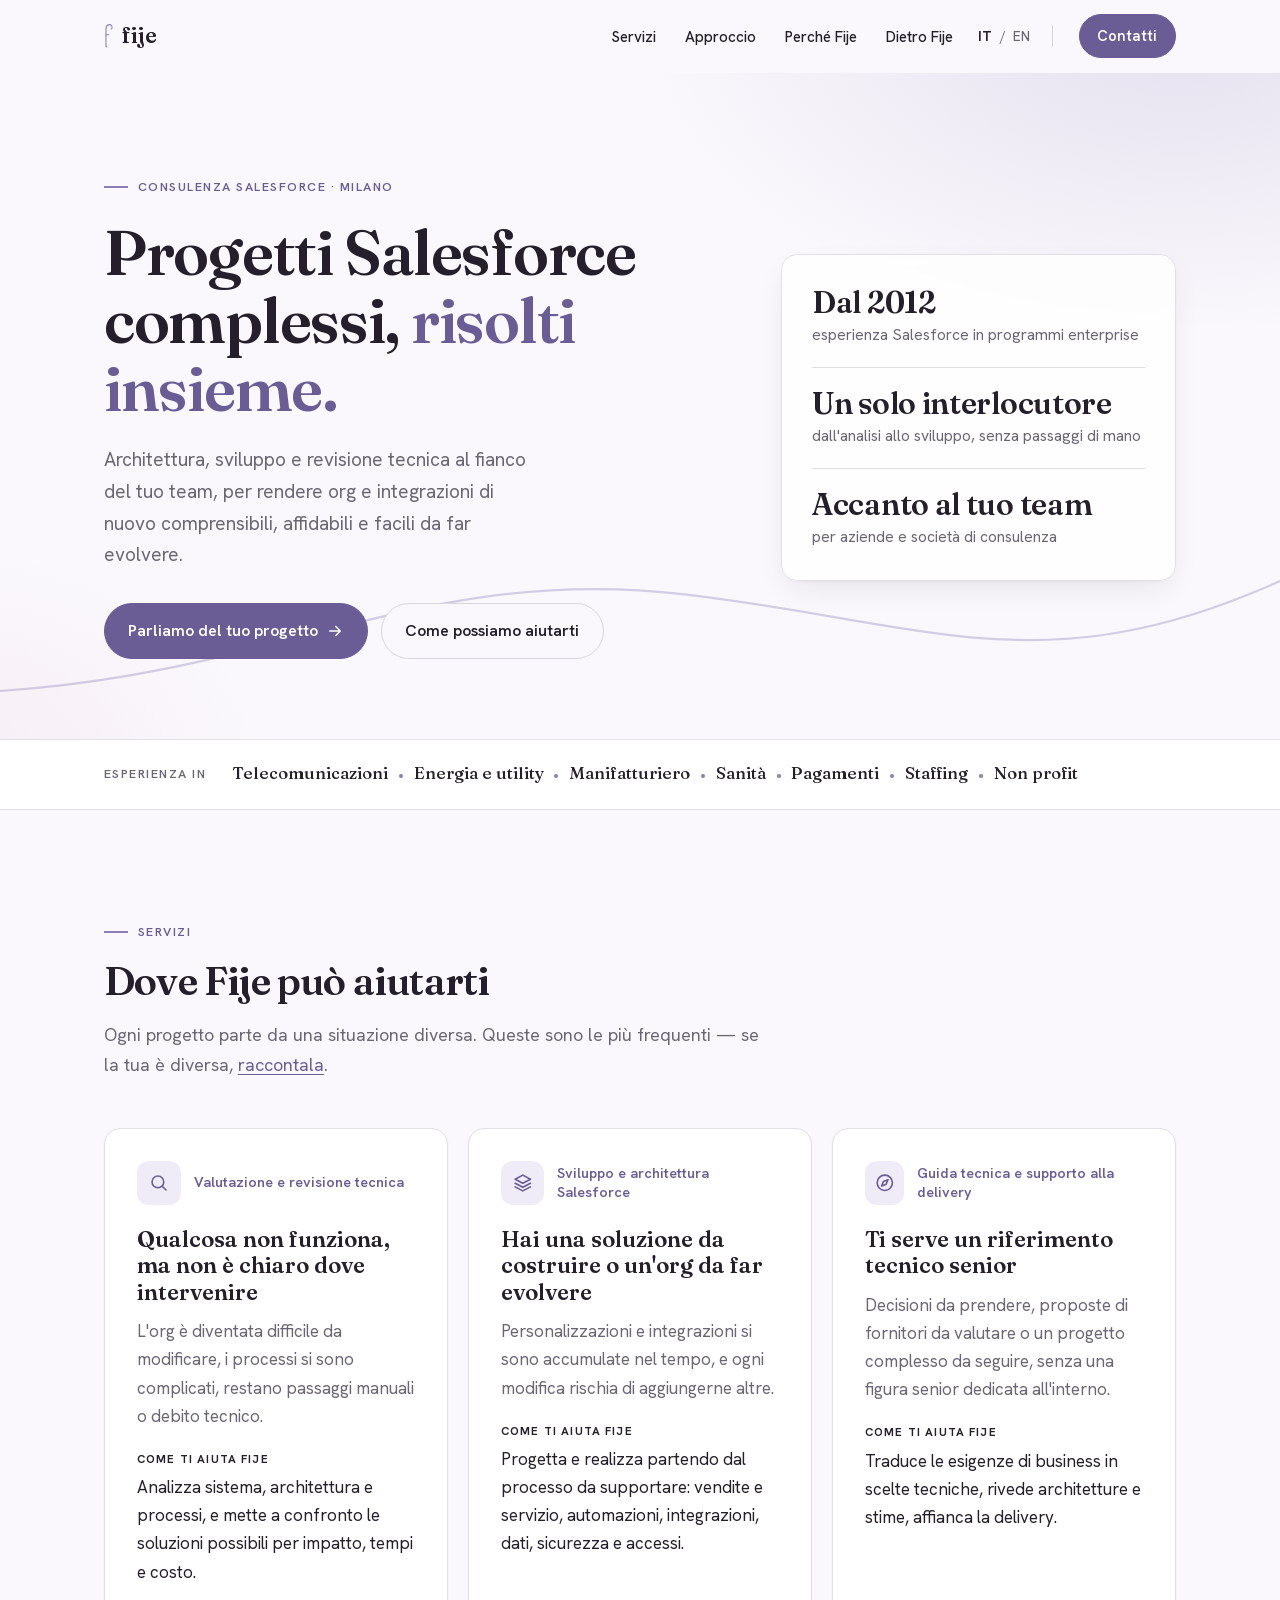
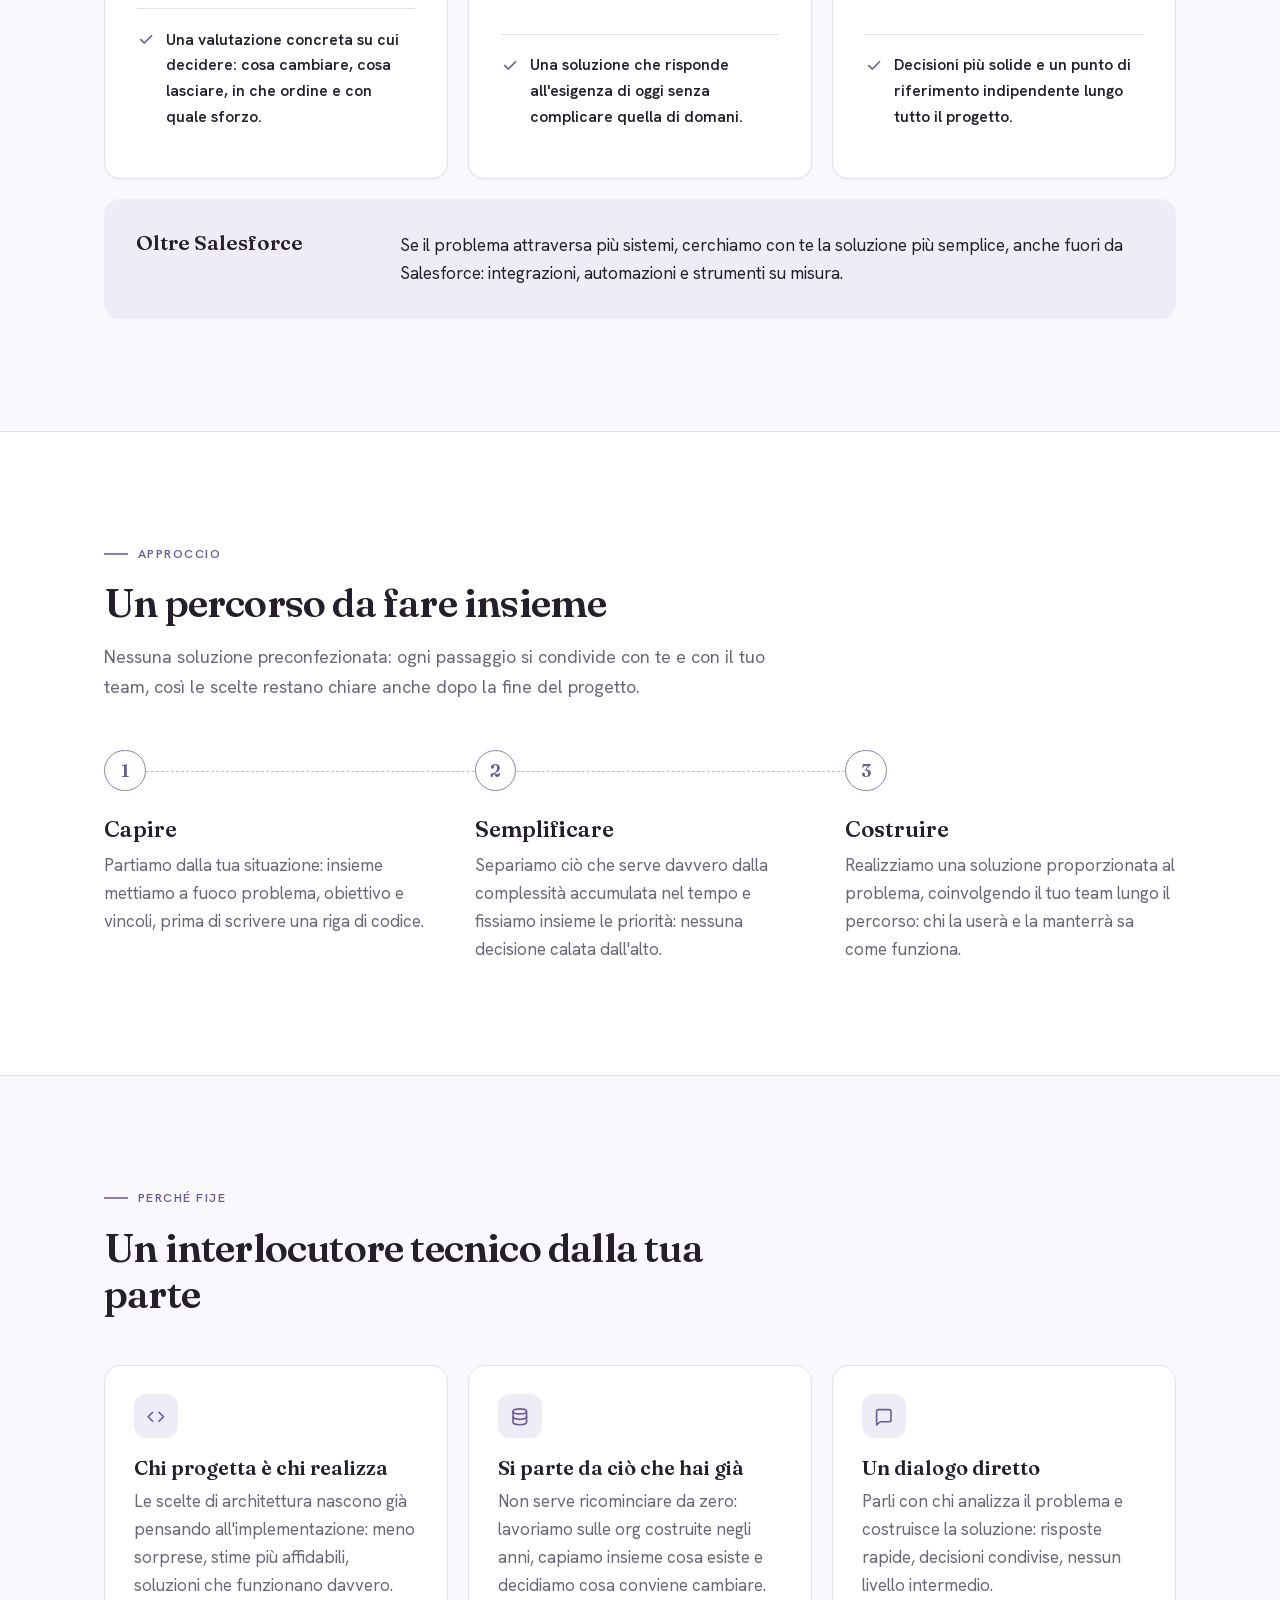
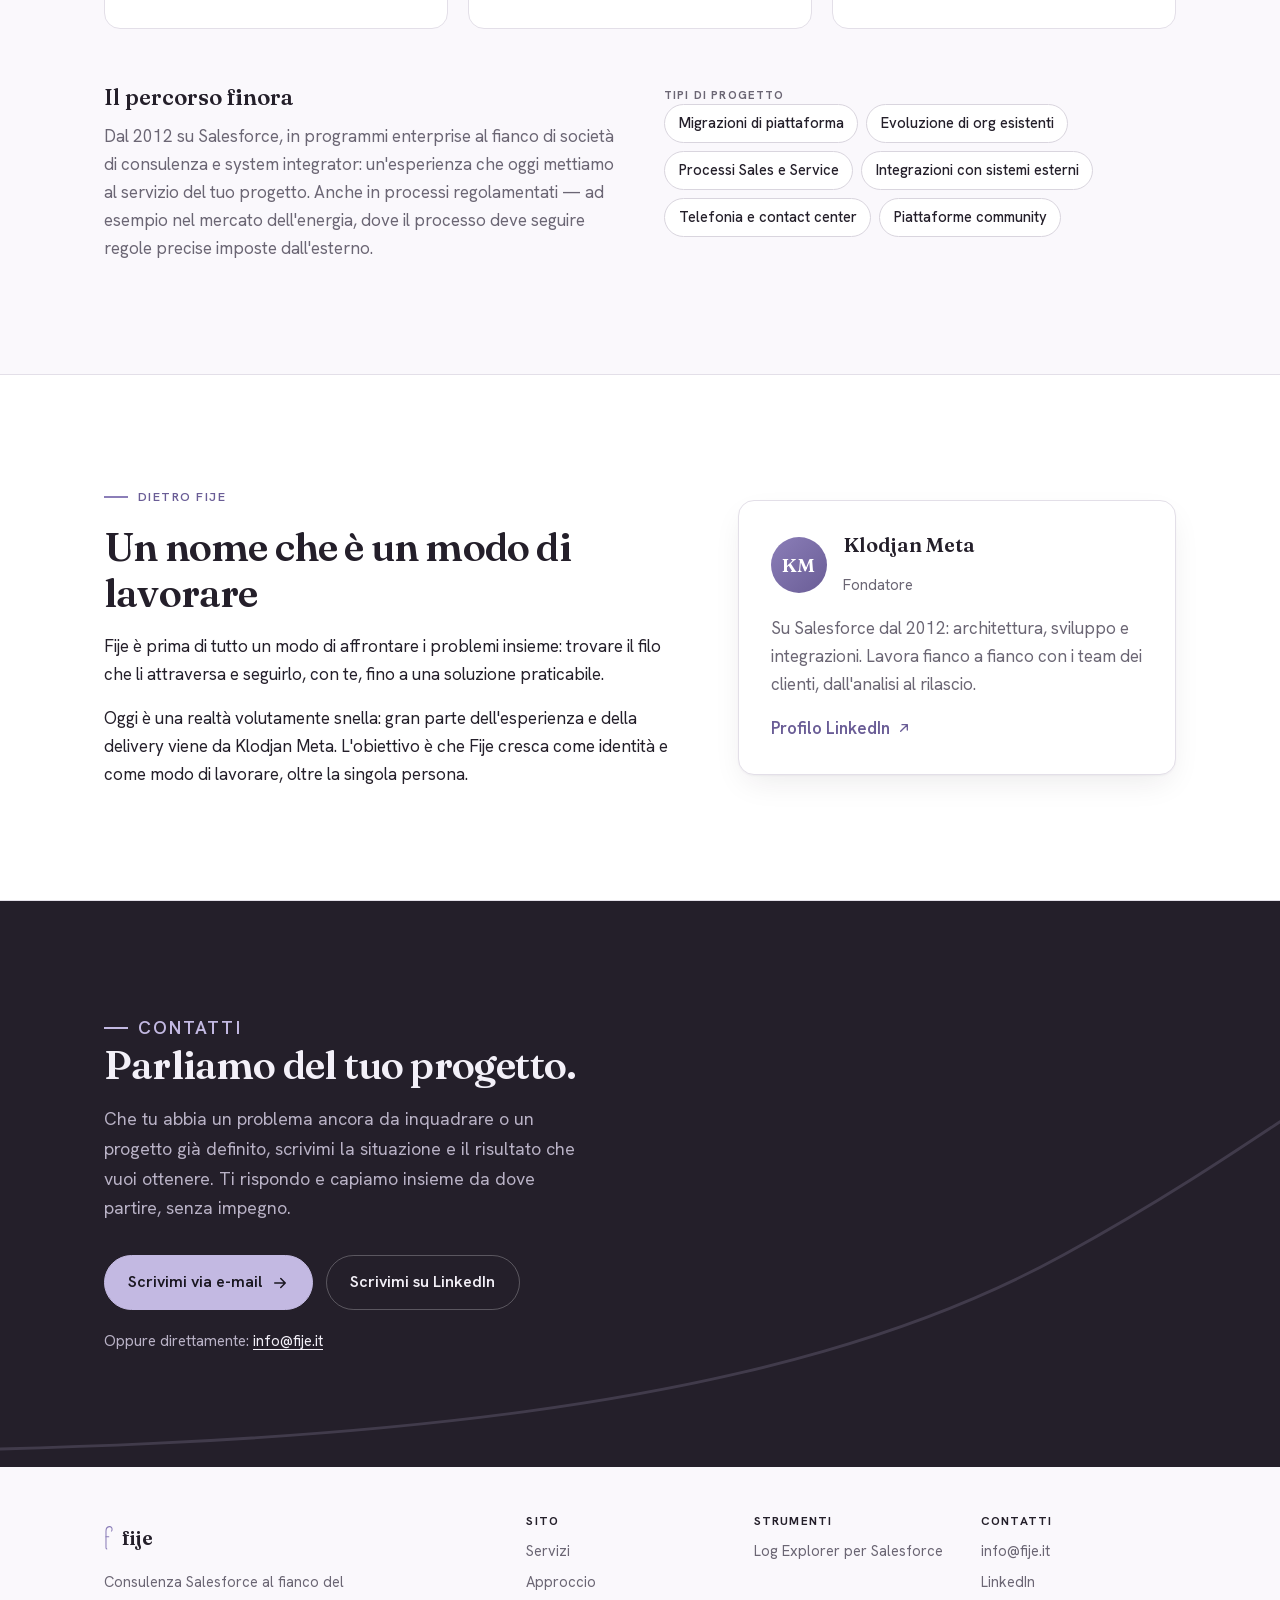
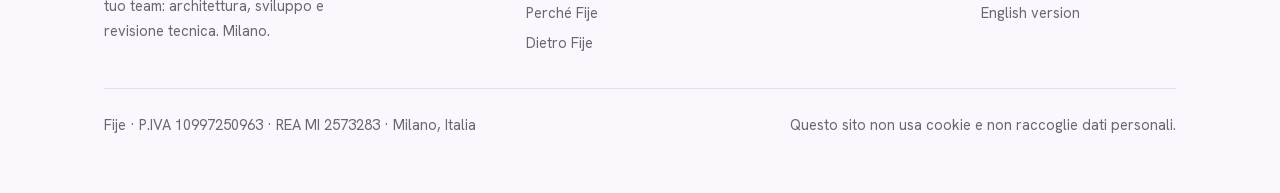
<file: index.html>
<!doctype html>
<html lang="it">
<head>
<meta charset="utf-8">
<meta name="viewport" content="width=device-width, initial-scale=1">

<title>Consulenza Salesforce, architettura e sviluppo | Fije, Milano</title>
<meta name="description" content="Consulenza Salesforce al fianco di aziende e società di consulenza: architettura, sviluppo, integrazioni e revisione tecnica. Esperienza su Salesforce dal 2012.">

<link rel="canonical" href="https://fije.it/">
<link rel="alternate" hreflang="it" href="https://fije.it/">
<link rel="alternate" hreflang="en" href="https://fije.it/en/">
<link rel="alternate" hreflang="x-default" href="https://fije.it/">

<meta name="theme-color" content="#FAF8FC" media="(prefers-color-scheme: light)">
<meta name="theme-color" content="#1E1A24" media="(prefers-color-scheme: dark)">

<link rel="icon" href="assets/img/favicon.svg" type="image/svg+xml">
<link rel="apple-touch-icon" href="assets/img/apple-touch-icon.png">

<meta property="og:type" content="website">
<meta property="og:locale" content="it_IT">
<meta property="og:locale:alternate" content="en_GB">
<meta property="og:site_name" content="Fije">
<meta property="og:title" content="Fije — consulenza Salesforce, architettura e sviluppo">
<meta property="og:description" content="Progetti Salesforce complessi, risolti insieme. Architettura, sviluppo e revisione tecnica al fianco del tuo team. Esperienza dal 2012.">
<meta property="og:url" content="https://fije.it/">
<meta property="og:image" content="https://fije.it/assets/img/og.png">
<meta name="twitter:card" content="summary_large_image">

<link rel="preload" as="font" type="font/woff2" href="assets/fonts/hanken-grotesk-latin.woff2" crossorigin>
<link rel="preload" as="font" type="font/woff2" href="assets/fonts/fraunces-latin.woff2" crossorigin>
<link rel="stylesheet" href="assets/css/style.css">

<script type="application/ld+json">
{
  "@context": "https://schema.org",
  "@type": "ProfessionalService",
  "name": "Fije",
  "url": "https://fije.it/",
  "description": "Consulenza Salesforce: architettura, sviluppo, integrazioni e revisione tecnica.",
  "areaServed": "IT",
  "knowsLanguage": ["it", "en"],
  "founder": { "@type": "Person", "name": "Klodjan Meta", "sameAs": "https://www.linkedin.com/in/klodjanmeta/" },
  "email": "info@fije.it",
  "address": { "@type": "PostalAddress", "addressLocality": "Milano", "addressCountry": "IT" },
  "knowsAbout": ["Salesforce", "Solution architecture", "System integration", "Apex", "Lightning Web Components", "Technical review", "Business process automation"]
}
</script>
</head>
<body>

<a class="skip" href="#main">Salta al contenuto</a>

<header class="site-header">
  <div class="container">
    <a class="brand" href="./" aria-label="Fije — home">
      <svg class="brand-mark" viewBox="180 100 300 800" aria-hidden="true">
        <g fill="none" stroke="currentColor" stroke-width="33" stroke-linecap="round" stroke-linejoin="round">
          <path d="M266,847 C258,847 242,838 242,805 L242,295 C242,215 270,160 340,151 C410,142 432,190 432,235 C432,265 424,285 412,291"/>
          <path d="M242,466 L329,466"/>
        </g>
      </svg>
      <span>fije</span>
    </a>

    <button class="nav-toggle" aria-expanded="false" aria-controls="site-nav" aria-label="Apri il menu">
      <svg class="icon-open" viewBox="0 0 24 24" fill="none" stroke="currentColor" stroke-width="2" stroke-linecap="round" aria-hidden="true"><path d="M4 7h16M4 12h16M4 17h16"/></svg>
      <svg class="icon-close" viewBox="0 0 24 24" fill="none" stroke="currentColor" stroke-width="2" stroke-linecap="round" aria-hidden="true"><path d="M6 6l12 12M18 6L6 18"/></svg>
    </button>

    <nav id="site-nav" aria-label="Navigazione principale">
      <ul>
        <li><a href="#servizi">Servizi</a></li>
        <li><a href="#approccio">Approccio</a></li>
        <li><a href="#perche">Perché Fije</a></li>
        <li><a href="#nome">Dietro Fije</a></li>
      </ul>
      <div class="lang-switch" aria-label="Lingua">
        <a href="./" aria-current="true" hreflang="it">IT</a>
        <span aria-hidden="true">/</span>
        <a href="en/" hreflang="en">EN</a>
      </div>
      <a class="btn btn-primary nav-cta" href="#contatti">Contatti</a>
    </nav>
  </div>
</header>

<main id="main">

  <!-- HERO -->
  <section class="hero">
    <svg class="thread" viewBox="0 0 1200 600" preserveAspectRatio="xMidYMid slice" aria-hidden="true">
      <path d="M-60,560 C 260,560 380,440 640,470 S 1000,580 1320,380" stroke-width="2" stroke-linecap="round"/>
    </svg>
    <div class="container">
      <div>
        <p class="eyebrow">Consulenza Salesforce · Milano</p>
        <h1>Progetti Salesforce complessi, <em>risolti insieme.</em></h1>
        <p class="hero-lead">Architettura, sviluppo e revisione tecnica al fianco del tuo team, per
          rendere org e integrazioni di nuovo comprensibili, affidabili e facili da far evolvere.</p>
        <div class="cta-row">
          <a class="btn btn-primary" href="#contatti">Parliamo del tuo progetto
            <svg viewBox="0 0 24 24" width="18" height="18" fill="none" stroke="currentColor" stroke-width="2" stroke-linecap="round" stroke-linejoin="round" aria-hidden="true"><path d="M5 12h14M13 6l6 6-6 6"/></svg>
          </a>
          <a class="btn btn-ghost" href="#servizi">Come possiamo aiutarti</a>
        </div>
      </div>

      <ul class="facts" aria-label="Fije in breve">
        <li><span class="fact-k">Dal 2012</span><span class="fact-v">esperienza Salesforce in programmi enterprise</span></li>
        <li><span class="fact-k">Un solo interlocutore</span><span class="fact-v">dall'analisi allo sviluppo, senza passaggi di mano</span></li>
        <li><span class="fact-k">Accanto al tuo team</span><span class="fact-v">per aziende e società di consulenza</span></li>
      </ul>
    </div>
  </section>

  <!-- SETTORI -->
  <div class="sectors">
    <div class="container">
      <p class="sectors-label">Esperienza in</p>
      <ul>
        <li>Telecomunicazioni</li>
        <li>Energia e utility</li>
        <li>Manifatturiero</li>
        <li>Sanità</li>
        <li>Pagamenti</li>
        <li>Staffing</li>
        <li>Non profit</li>
      </ul>
    </div>
  </div>

  <!-- COSA FA FIJE -->
  <section class="section" id="servizi" aria-labelledby="servizi-h">
    <div class="container">
      <div class="section-head">
        <p class="eyebrow">Servizi</p>
        <h2 id="servizi-h">Dove Fije può aiutarti</h2>
        <p class="lede">Ogni progetto parte da una situazione diversa. Queste sono le più frequenti — se la tua è
          diversa, <a href="#contatti">raccontala</a>.</p>
      </div>

      <div class="cards">
        <article class="card">
          <div class="card-top">
            <span class="card-icon"><svg viewBox="0 0 24 24" fill="none" stroke="currentColor" stroke-width="1.8" stroke-linecap="round" stroke-linejoin="round" aria-hidden="true"><circle cx="11" cy="11" r="6.5"/><path d="M20 20l-4.2-4.2"/></svg></span>
            <span class="card-service">Valutazione e revisione tecnica</span>
          </div>
          <h3>Qualcosa non funziona, ma non è chiaro dove intervenire</h3>
          <p class="card-problem">L'org è diventata difficile da modificare, i processi si sono complicati, restano
            passaggi manuali o debito tecnico.</p>
          <p class="card-label">Come ti aiuta Fije</p>
          <p class="card-body">Analizza sistema, architettura e processi, e mette a confronto le soluzioni possibili
            per impatto, tempi e costo.</p>
          <p class="card-result"><svg viewBox="0 0 24 24" fill="none" stroke="currentColor" stroke-width="2.2" stroke-linecap="round" stroke-linejoin="round" aria-hidden="true"><path d="M5 12.5l4.5 4.5L19 7.5"/></svg>
            Una valutazione concreta su cui decidere: cosa cambiare, cosa lasciare, in che ordine e con quale sforzo.</p>
        </article>

        <article class="card">
          <div class="card-top">
            <span class="card-icon"><svg viewBox="0 0 24 24" fill="none" stroke="currentColor" stroke-width="1.8" stroke-linecap="round" stroke-linejoin="round" aria-hidden="true"><path d="M12 3.5l8.5 4.5-8.5 4.5L3.5 8z"/><path d="M3.5 12.5l8.5 4.5 8.5-4.5"/><path d="M3.5 16.5l8.5 4.5 8.5-4.5"/></svg></span>
            <span class="card-service">Sviluppo e architettura Salesforce</span>
          </div>
          <h3>Hai una soluzione da costruire o un'org da far evolvere</h3>
          <p class="card-problem">Personalizzazioni e integrazioni si sono accumulate nel tempo, e ogni modifica rischia
            di aggiungerne altre.</p>
          <p class="card-label">Come ti aiuta Fije</p>
          <p class="card-body">Progetta e realizza partendo dal processo da supportare: vendite e servizio,
            automazioni, integrazioni, dati, sicurezza e accessi.</p>
          <p class="card-result"><svg viewBox="0 0 24 24" fill="none" stroke="currentColor" stroke-width="2.2" stroke-linecap="round" stroke-linejoin="round" aria-hidden="true"><path d="M5 12.5l4.5 4.5L19 7.5"/></svg>
            Una soluzione che risponde all'esigenza di oggi senza complicare quella di domani.</p>
        </article>

        <article class="card">
          <div class="card-top">
            <span class="card-icon"><svg viewBox="0 0 24 24" fill="none" stroke="currentColor" stroke-width="1.8" stroke-linecap="round" stroke-linejoin="round" aria-hidden="true"><circle cx="12" cy="12" r="8.5"/><path d="M15.5 8.5l-2 5-5 2 2-5z"/></svg></span>
            <span class="card-service">Guida tecnica e supporto alla delivery</span>
          </div>
          <h3>Ti serve un riferimento tecnico senior</h3>
          <p class="card-problem">Decisioni da prendere, proposte di fornitori da valutare o un progetto complesso da
            seguire, senza una figura senior dedicata all'interno.</p>
          <p class="card-label">Come ti aiuta Fije</p>
          <p class="card-body">Traduce le esigenze di business in scelte tecniche, rivede architetture e stime,
            affianca la delivery.</p>
          <p class="card-result"><svg viewBox="0 0 24 24" fill="none" stroke="currentColor" stroke-width="2.2" stroke-linecap="round" stroke-linejoin="round" aria-hidden="true"><path d="M5 12.5l4.5 4.5L19 7.5"/></svg>
            Decisioni più solide e un punto di riferimento indipendente lungo tutto il progetto.</p>
        </article>
      </div>

      <div class="beyond">
        <h3>Oltre Salesforce</h3>
        <div>
          <p>Se il problema attraversa più sistemi, cerchiamo con te la soluzione più semplice,
            anche fuori da Salesforce: integrazioni, automazioni e strumenti su misura.</p>
        </div>
      </div>
    </div>
  </section>

  <!-- COME LAVORA FIJE -->
  <section class="section section-alt" id="approccio" aria-labelledby="approccio-h">
    <div class="container">
      <div class="section-head">
        <p class="eyebrow">Approccio</p>
        <h2 id="approccio-h">Un percorso da fare insieme</h2>
        <p class="lede">Nessuna soluzione preconfezionata: ogni passaggio si condivide con te e con il tuo team,
          così le scelte restano chiare anche dopo la fine del progetto.</p>
      </div>

      <ol class="steps">
        <li class="step">
          <span class="step-num" aria-hidden="true">1</span>
          <h3>Capire</h3>
          <p>Partiamo dalla tua situazione: insieme mettiamo a fuoco problema, obiettivo
            e vincoli, prima di scrivere una riga di codice.</p>
        </li>
        <li class="step">
          <span class="step-num" aria-hidden="true">2</span>
          <h3>Semplificare</h3>
          <p>Separiamo ciò che serve davvero dalla complessità accumulata nel tempo e
            fissiamo insieme le priorità: nessuna decisione calata dall'alto.</p>
        </li>
        <li class="step">
          <span class="step-num" aria-hidden="true">3</span>
          <h3>Costruire</h3>
          <p>Realizziamo una soluzione proporzionata al problema, coinvolgendo il tuo team
            lungo il percorso: chi la userà e la manterrà sa come funziona.</p>
        </li>
      </ol>
    </div>
  </section>

  <!-- PERCHÉ FIJE -->
  <section class="section" id="perche" aria-labelledby="perche-h">
    <div class="container">
      <div class="section-head">
        <p class="eyebrow">Perché Fije</p>
        <h2 id="perche-h">Un interlocutore tecnico dalla tua parte</h2>
      </div>

      <div class="why-grid">
        <div class="why-item">
          <span class="card-icon"><svg viewBox="0 0 24 24" fill="none" stroke="currentColor" stroke-width="1.8" stroke-linecap="round" stroke-linejoin="round" aria-hidden="true"><path d="M8.5 7L3.5 12l5 5"/><path d="M15.5 7l5 5-5 5"/></svg></span>
          <h3>Chi progetta è chi realizza</h3>
          <p>Le scelte di architettura nascono già pensando all'implementazione: meno
            sorprese, stime più affidabili, soluzioni che funzionano davvero.</p>
        </div>
        <div class="why-item">
          <span class="card-icon"><svg viewBox="0 0 24 24" fill="none" stroke="currentColor" stroke-width="1.8" stroke-linecap="round" stroke-linejoin="round" aria-hidden="true"><ellipse cx="12" cy="6" rx="7.5" ry="2.8"/><path d="M4.5 6v6c0 1.5 3.4 2.8 7.5 2.8s7.5-1.3 7.5-2.8V6"/><path d="M4.5 12v6c0 1.5 3.4 2.8 7.5 2.8s7.5-1.3 7.5-2.8v-6"/></svg></span>
          <h3>Si parte da ciò che hai già</h3>
          <p>Non serve ricominciare da zero: lavoriamo sulle org costruite negli anni,
            capiamo insieme cosa esiste e decidiamo cosa conviene cambiare.</p>
        </div>
        <div class="why-item">
          <span class="card-icon"><svg viewBox="0 0 24 24" fill="none" stroke="currentColor" stroke-width="1.8" stroke-linecap="round" stroke-linejoin="round" aria-hidden="true"><path d="M20 15.5a2 2 0 0 1-2 2H8l-4 3.5V6a2 2 0 0 1 2-2h12a2 2 0 0 1 2 2z"/></svg></span>
          <h3>Un dialogo diretto</h3>
          <p>Parli con chi analizza il problema e costruisce la soluzione: risposte rapide,
            decisioni condivise, nessun livello intermedio.</p>
        </div>
      </div>

      <div class="track">
        <div>
          <h3>Il percorso finora</h3>
          <p>Dal 2012 su Salesforce, in programmi enterprise al fianco di società di consulenza
            e system integrator: un'esperienza che oggi mettiamo al servizio del tuo progetto.
            Anche in processi regolamentati — ad esempio nel mercato dell'energia, dove il
            processo deve seguire regole precise imposte dall'esterno.</p>
        </div>
        <div>
          <p class="track-label">Tipi di progetto</p>
          <ul class="chips">
            <li>Migrazioni di piattaforma</li>
            <li>Evoluzione di org esistenti</li>
            <li>Processi Sales e Service</li>
            <li>Integrazioni con sistemi esterni</li>
            <li>Telefonia e contact center</li>
            <li>Piattaforme community</li>
          </ul>
        </div>
      </div>
    </div>
  </section>

  <!-- DIETRO FIJE -->
  <section class="section section-alt about" id="nome" aria-labelledby="nome-h">
    <div class="container">
      <div>
        <p class="eyebrow">Dietro Fije</p>
        <h2 id="nome-h">Un nome che è un modo di lavorare</h2>
        <p>Fije è prima di tutto un modo di affrontare i problemi insieme: trovare il filo che
          li attraversa e seguirlo, con te, fino a una soluzione praticabile.</p>
        <p>Oggi è una realtà volutamente snella: gran parte dell'esperienza e della delivery
          viene da Klodjan Meta. L'obiettivo è che Fije cresca come identità e come modo di
          lavorare, oltre la singola persona.</p>
      </div>

      <div class="person">
        <div class="person-head">
          <span class="monogram" aria-hidden="true">KM</span>
          <div>
            <p class="person-name">Klodjan Meta</p>
            <p class="person-role">Fondatore</p>
          </div>
        </div>
        <p class="person-bio">Su Salesforce dal 2012: architettura, sviluppo e integrazioni.
          Lavora fianco a fianco con i team dei clienti, dall'analisi al rilascio.</p>
        <a class="person-link" href="https://www.linkedin.com/in/klodjanmeta/" rel="noopener">Profilo LinkedIn
          <svg viewBox="0 0 24 24" width="16" height="16" fill="none" stroke="currentColor" stroke-width="2" stroke-linecap="round" stroke-linejoin="round" aria-hidden="true"><path d="M7 17L17 7M9 7h8v8"/></svg>
        </a>
      </div>
    </div>
  </section>

  <!-- CONTATTI -->
  <section class="section contact" id="contatti" aria-labelledby="contatti-h">
    <svg class="thread" viewBox="0 0 1200 400" preserveAspectRatio="xMidYMid slice" aria-hidden="true">
      <path d="M-60,390 C 400,390 700,360 900,250 S 1150,60 1320,40" stroke-width="2" stroke-linecap="round"/>
    </svg>
    <div class="container">
      <p class="eyebrow">Contatti</p>
      <h2 id="contatti-h">Parliamo del tuo progetto.</h2>
      <p>Che tu abbia un problema ancora da inquadrare o un progetto già definito, scrivimi
        la situazione e il risultato che vuoi ottenere. Ti rispondo e capiamo insieme da dove
        partire, senza impegno.</p>
      <div class="contact-links">
        <a class="btn btn-primary" href="mailto:info@fije.it?subject=Richiesta%20da%20fije.it">Scrivimi via e-mail
          <svg viewBox="0 0 24 24" width="18" height="18" fill="none" stroke="currentColor" stroke-width="2" stroke-linecap="round" stroke-linejoin="round" aria-hidden="true"><path d="M5 12h14M13 6l6 6-6 6"/></svg>
        </a>
        <a class="btn btn-ghost" href="https://www.linkedin.com/in/klodjanmeta/" rel="noopener">Scrivimi su LinkedIn</a>
      </div>
      <p class="contact-direct">Oppure direttamente: <a href="mailto:info@fije.it">info@fije.it</a></p>
    </div>
  </section>

</main>

<footer class="site-footer">
  <div class="container">
    <div class="foot-top">
      <div class="foot-brand">
        <a class="brand" href="./" aria-label="Fije — home">
          <svg class="brand-mark" viewBox="180 100 300 800" aria-hidden="true">
            <g fill="none" stroke="currentColor" stroke-width="33" stroke-linecap="round" stroke-linejoin="round">
              <path d="M266,847 C258,847 242,838 242,805 L242,295 C242,215 270,160 340,151 C410,142 432,190 432,235 C432,265 424,285 412,291"/>
              <path d="M242,466 L329,466"/>
            </g>
          </svg>
          <span>fije</span>
        </a>
        <p>Consulenza Salesforce al fianco del tuo team: architettura, sviluppo e revisione tecnica. Milano.</p>
      </div>
      <div class="foot-col">
        <h2>Sito</h2>
        <ul>
          <li><a href="#servizi">Servizi</a></li>
          <li><a href="#approccio">Approccio</a></li>
          <li><a href="#perche">Perché Fije</a></li>
          <li><a href="#nome">Dietro Fije</a></li>
        </ul>
      </div>
      <div class="foot-col">
        <h2>Strumenti</h2>
        <ul>
          <li><a href="/log-explorer/">Log Explorer per Salesforce</a></li>
        </ul>
      </div>
      <div class="foot-col">
        <h2>Contatti</h2>
        <ul>
          <li><a href="mailto:info@fije.it">info@fije.it</a></li>
          <li><a href="https://www.linkedin.com/in/klodjanmeta/" rel="noopener">LinkedIn</a></li>
          <li><a href="en/" hreflang="en">English version</a></li>
        </ul>
      </div>
    </div>
    <div class="foot-bottom">
      <p>Fije &middot; P.IVA 10997250963 &middot; REA MI 2573283 &middot; Milano, Italia</p>
      <p>Questo sito non usa cookie e non raccoglie dati personali.</p>
    </div>
  </div>
</footer>

<div class="contact-bar" id="contactBar">
  <div class="container">
    <span class="contact-bar-brand">
      <svg viewBox="180 100 300 800" aria-hidden="true">
        <g fill="none" stroke="currentColor" stroke-width="33" stroke-linecap="round" stroke-linejoin="round">
          <path d="M266,847 C258,847 242,838 242,805 L242,295 C242,215 270,160 340,151 C410,142 432,190 432,235 C432,265 424,285 412,291"/>
          <path d="M242,466 L329,466"/>
        </g>
      </svg>
      fije
    </span>
    <a class="btn btn-primary" href="mailto:info@fije.it?subject=Richiesta%20da%20fije.it">Scrivimi via e-mail</a>
  </div>
</div>

<script>
  (function () {
    var body = document.body;
    var btn = document.querySelector('.nav-toggle');
    var nav = document.getElementById('site-nav');
    if (btn && nav) {
      btn.addEventListener('click', function () {
        var open = body.classList.toggle('nav-open');
        btn.setAttribute('aria-expanded', String(open));
        btn.setAttribute('aria-label', open ? 'Chiudi il menu' : 'Apri il menu');
      });
      nav.addEventListener('click', function (e) {
        if (e.target.closest('a')) { body.classList.remove('nav-open'); btn.setAttribute('aria-expanded', 'false'); }
      });
      document.addEventListener('keydown', function (e) {
        if (e.key === 'Escape' && body.classList.contains('nav-open')) {
          body.classList.remove('nav-open'); btn.setAttribute('aria-expanded', 'false'); btn.focus();
        }
      });
    }

    // Header shrinks slightly on scroll; a slim contact bar appears once
    // past the hero and hides again once the real contact section is reached.
    var header = document.querySelector('.site-header');
    var hero = document.querySelector('.hero');
    var contactBar = document.getElementById('contactBar');
    var contactSection = document.getElementById('contatti');
    var ticking = false;

    function update() {
      ticking = false;
      var y = window.scrollY || document.documentElement.scrollTop;
      if (header) header.classList.toggle('is-scrolled', y > 8);
      if (hero && contactBar && contactSection) {
        var heroBottom = hero.offsetTop + hero.offsetHeight;
        var nearContact = contactSection.getBoundingClientRect().top < window.innerHeight * 0.9;
        contactBar.classList.toggle('is-visible', y > heroBottom - 80 && !nearContact);
      }
    }
    function onScroll() {
      if (!ticking) { requestAnimationFrame(update); ticking = true; }
    }
    window.addEventListener('scroll', onScroll, { passive: true });
    window.addEventListener('resize', onScroll);
    update();
  })();
</script>

</body>
</html>
</file>
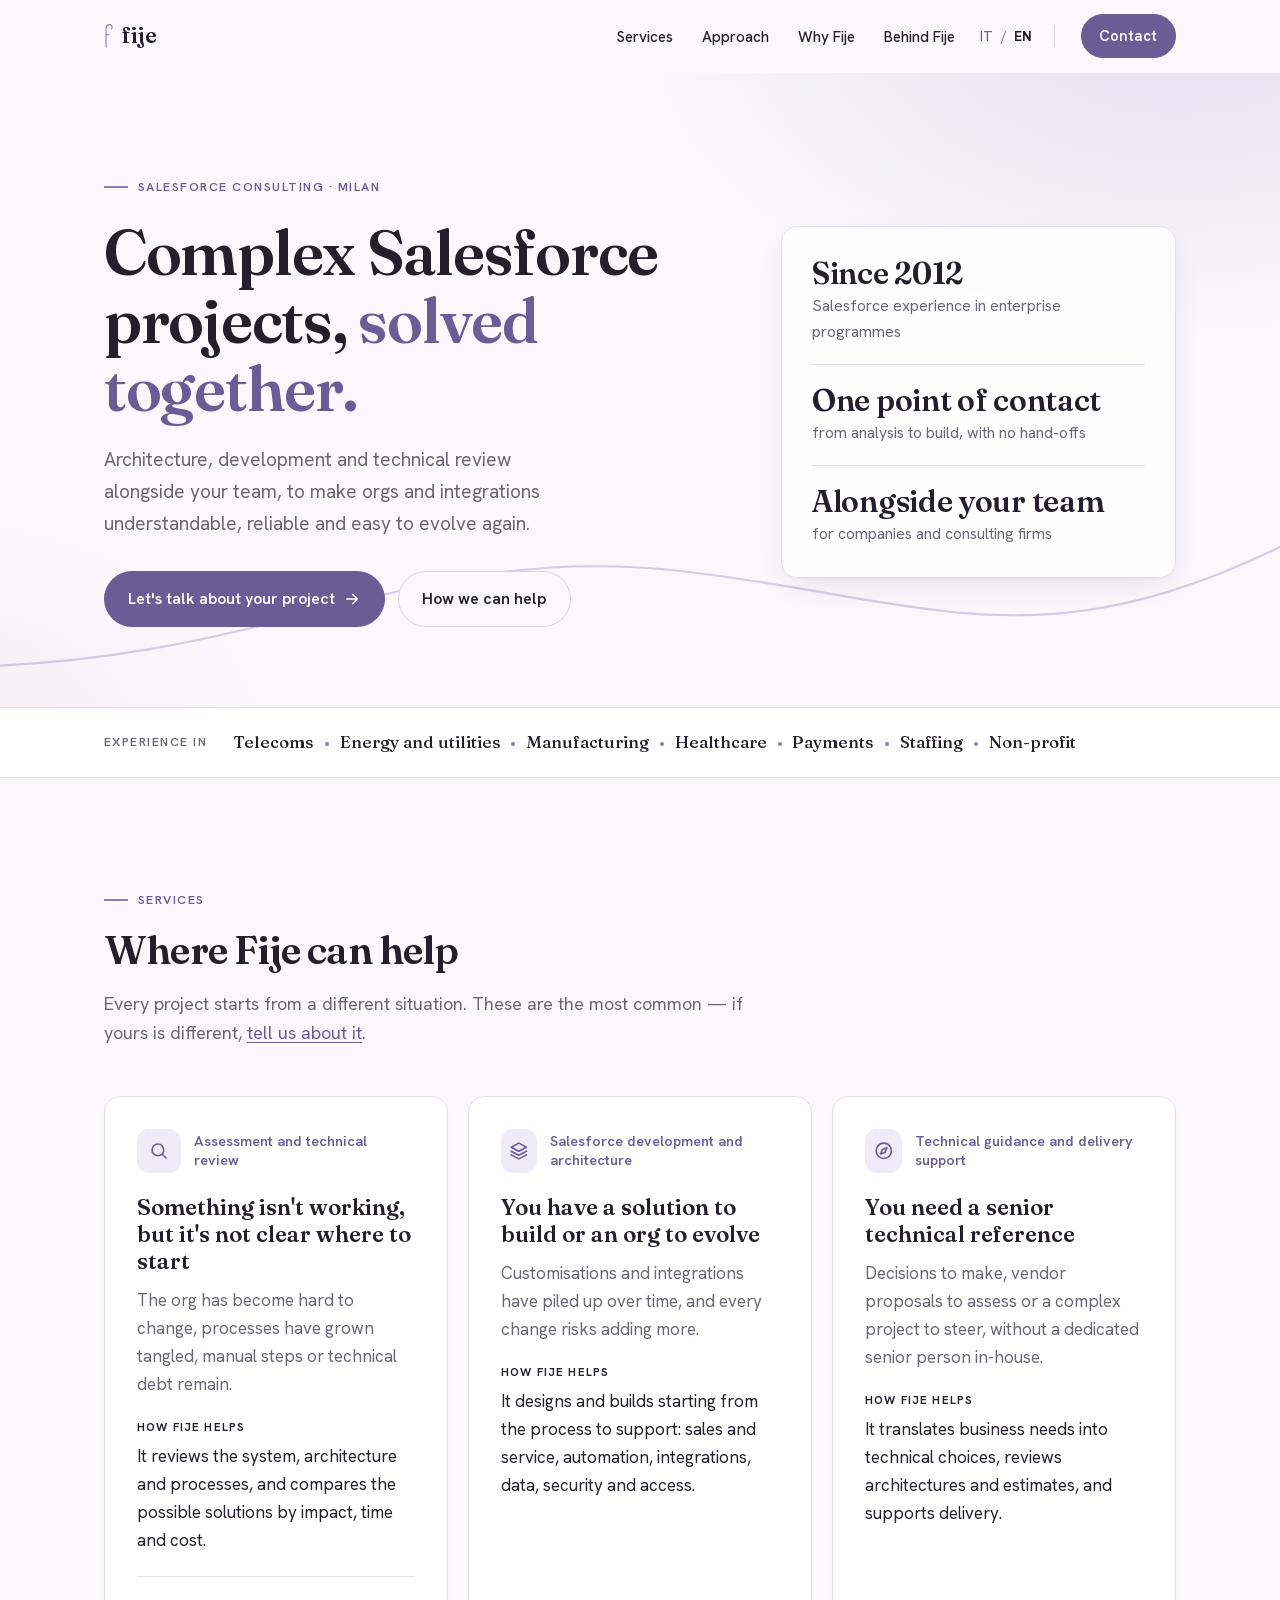
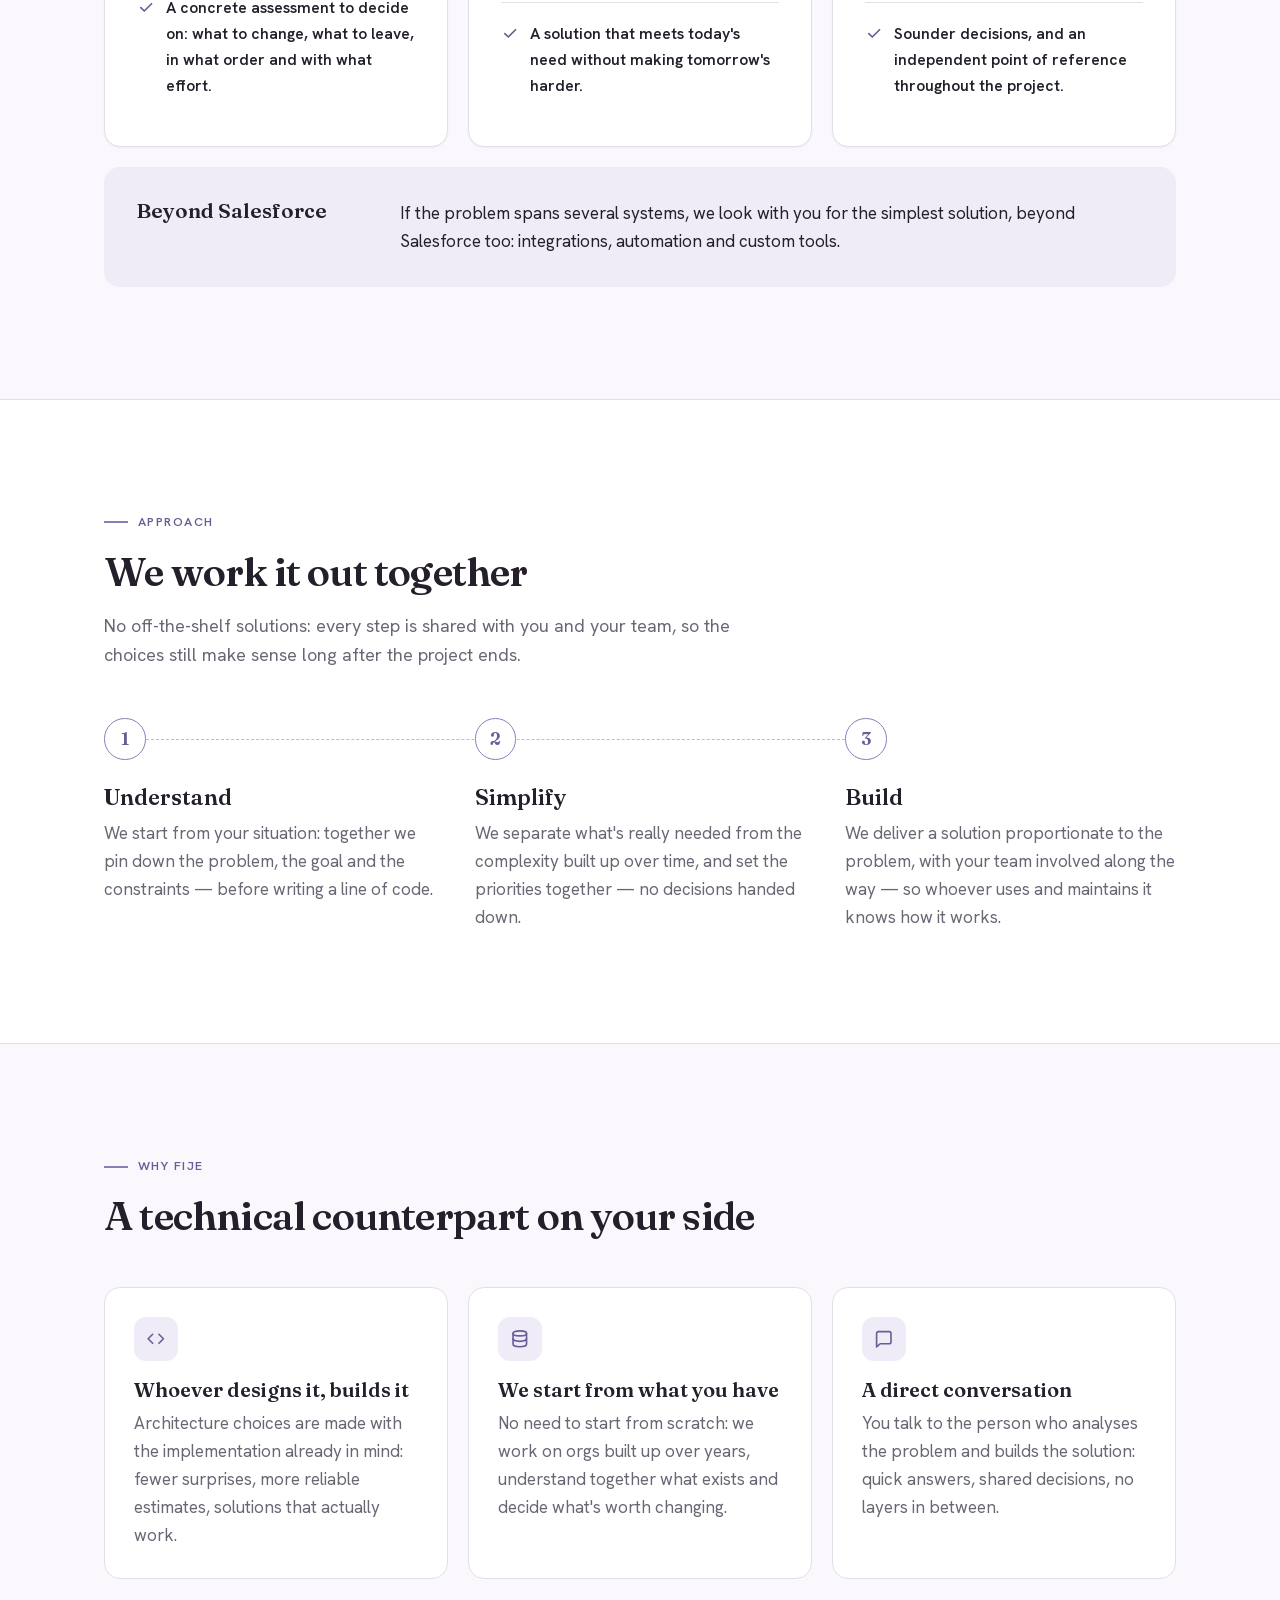
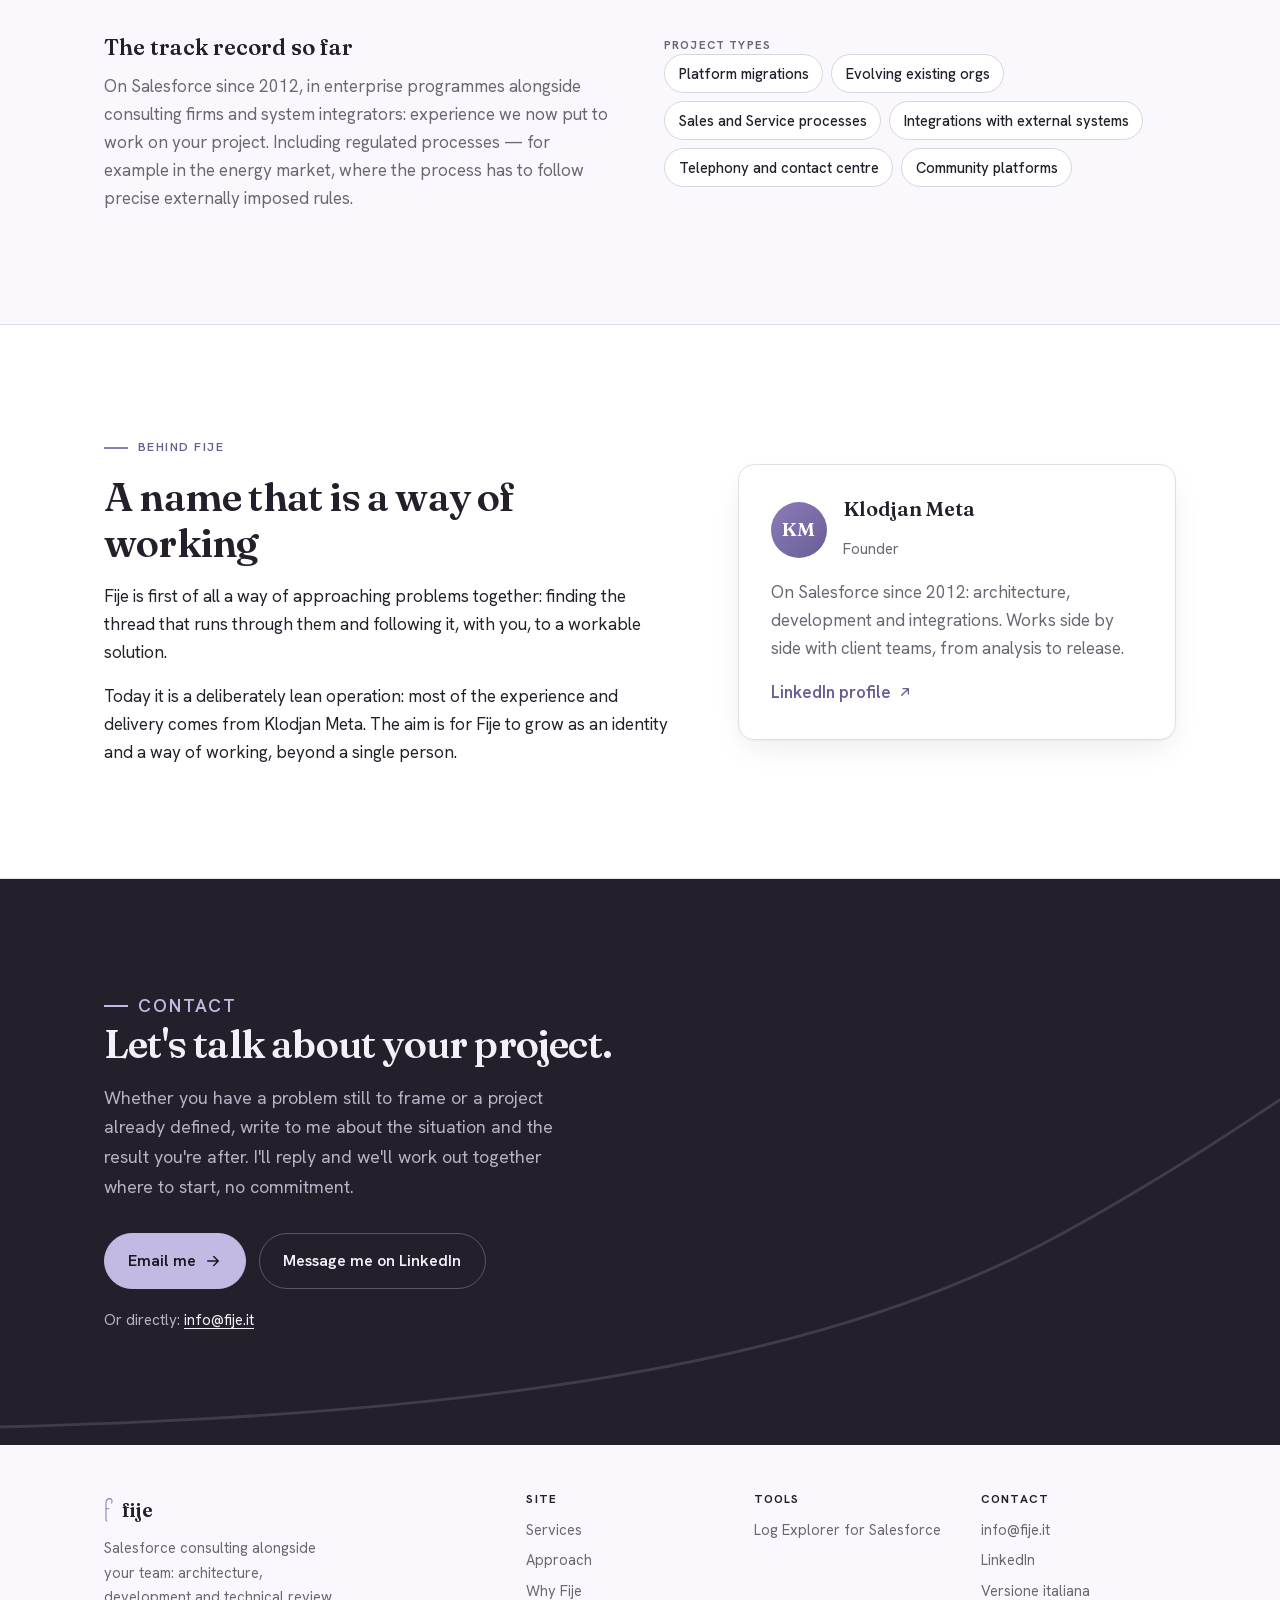
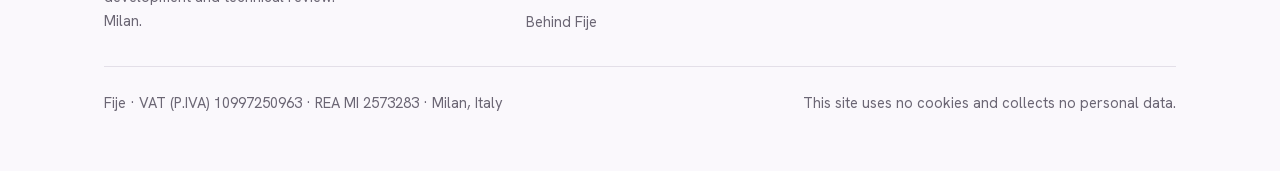
<file: en/index.html>
<!doctype html>
<html lang="en">
<head>
<meta charset="utf-8">
<meta name="viewport" content="width=device-width, initial-scale=1">

<title>Salesforce consulting, architecture and development | Fije, Milan</title>
<meta name="description" content="Salesforce consulting alongside companies and consulting firms: architecture, development, integrations and technical review. Working with Salesforce since 2012.">

<link rel="canonical" href="https://fije.it/en/">
<link rel="alternate" hreflang="it" href="https://fije.it/">
<link rel="alternate" hreflang="en" href="https://fije.it/en/">
<link rel="alternate" hreflang="x-default" href="https://fije.it/">

<meta name="theme-color" content="#FAF8FC" media="(prefers-color-scheme: light)">
<meta name="theme-color" content="#1E1A24" media="(prefers-color-scheme: dark)">

<link rel="icon" href="../assets/img/favicon.svg" type="image/svg+xml">
<link rel="apple-touch-icon" href="../assets/img/apple-touch-icon.png">

<meta property="og:type" content="website">
<meta property="og:locale" content="en_GB">
<meta property="og:locale:alternate" content="it_IT">
<meta property="og:site_name" content="Fije">
<meta property="og:title" content="Fije — Salesforce consulting, architecture and development">
<meta property="og:description" content="Complex Salesforce projects, solved together. Architecture, development and technical review alongside your team. Working with Salesforce since 2012.">
<meta property="og:url" content="https://fije.it/en/">
<meta property="og:image" content="https://fije.it/assets/img/og.png">
<meta name="twitter:card" content="summary_large_image">

<link rel="preload" as="font" type="font/woff2" href="../assets/fonts/hanken-grotesk-latin.woff2" crossorigin>
<link rel="preload" as="font" type="font/woff2" href="../assets/fonts/fraunces-latin.woff2" crossorigin>
<link rel="stylesheet" href="../assets/css/style.css">

<script type="application/ld+json">
{
  "@context": "https://schema.org",
  "@type": "ProfessionalService",
  "name": "Fije",
  "url": "https://fije.it/",
  "description": "Salesforce consulting: architecture, development, integrations and technical review.",
  "areaServed": "IT",
  "knowsLanguage": ["it", "en"],
  "founder": { "@type": "Person", "name": "Klodjan Meta", "sameAs": "https://www.linkedin.com/in/klodjanmeta/" },
  "email": "info@fije.it",
  "address": { "@type": "PostalAddress", "addressLocality": "Milan", "addressCountry": "IT" },
  "knowsAbout": ["Salesforce", "Solution architecture", "System integration", "Apex", "Lightning Web Components", "Technical review", "Business process automation"]
}
</script>
</head>
<body>

<a class="skip" href="#main">Skip to content</a>

<header class="site-header">
  <div class="container">
    <a class="brand" href="./" aria-label="Fije — home">
      <svg class="brand-mark" viewBox="180 100 300 800" aria-hidden="true">
        <g fill="none" stroke="currentColor" stroke-width="33" stroke-linecap="round" stroke-linejoin="round">
          <path d="M266,847 C258,847 242,838 242,805 L242,295 C242,215 270,160 340,151 C410,142 432,190 432,235 C432,265 424,285 412,291"/>
          <path d="M242,466 L329,466"/>
        </g>
      </svg>
      <span>fije</span>
    </a>

    <button class="nav-toggle" aria-expanded="false" aria-controls="site-nav" aria-label="Open menu">
      <svg class="icon-open" viewBox="0 0 24 24" fill="none" stroke="currentColor" stroke-width="2" stroke-linecap="round" aria-hidden="true"><path d="M4 7h16M4 12h16M4 17h16"/></svg>
      <svg class="icon-close" viewBox="0 0 24 24" fill="none" stroke="currentColor" stroke-width="2" stroke-linecap="round" aria-hidden="true"><path d="M6 6l12 12M18 6L6 18"/></svg>
    </button>

    <nav id="site-nav" aria-label="Main navigation">
      <ul>
        <li><a href="#services">Services</a></li>
        <li><a href="#approach">Approach</a></li>
        <li><a href="#why">Why Fije</a></li>
        <li><a href="#name">Behind Fije</a></li>
      </ul>
      <div class="lang-switch" aria-label="Language">
        <a href="../" hreflang="it">IT</a>
        <span aria-hidden="true">/</span>
        <a href="./" aria-current="true" hreflang="en">EN</a>
      </div>
      <a class="btn btn-primary nav-cta" href="#contact">Contact</a>
    </nav>
  </div>
</header>

<main id="main">

  <!-- HERO -->
  <section class="hero">
    <svg class="thread" viewBox="0 0 1200 600" preserveAspectRatio="xMidYMid slice" aria-hidden="true">
      <path d="M-60,560 C 260,560 380,440 640,470 S 1000,580 1320,380" stroke-width="2" stroke-linecap="round"/>
    </svg>
    <div class="container">
      <div>
        <p class="eyebrow">Salesforce consulting · Milan</p>
        <h1>Complex Salesforce projects, <em>solved together.</em></h1>
        <p class="hero-lead">Architecture, development and technical review alongside your team, to
          make orgs and integrations understandable, reliable and easy to evolve again.</p>
        <div class="cta-row">
          <a class="btn btn-primary" href="#contact">Let's talk about your project
            <svg viewBox="0 0 24 24" width="18" height="18" fill="none" stroke="currentColor" stroke-width="2" stroke-linecap="round" stroke-linejoin="round" aria-hidden="true"><path d="M5 12h14M13 6l6 6-6 6"/></svg>
          </a>
          <a class="btn btn-ghost" href="#services">How we can help</a>
        </div>
      </div>

      <ul class="facts" aria-label="Fije at a glance">
        <li><span class="fact-k">Since 2012</span><span class="fact-v">Salesforce experience in enterprise programmes</span></li>
        <li><span class="fact-k">One point of contact</span><span class="fact-v">from analysis to build, with no hand-offs</span></li>
        <li><span class="fact-k">Alongside your team</span><span class="fact-v">for companies and consulting firms</span></li>
      </ul>
    </div>
  </section>

  <!-- SECTORS -->
  <div class="sectors">
    <div class="container">
      <p class="sectors-label">Experience in</p>
      <ul>
        <li>Telecoms</li>
        <li>Energy and utilities</li>
        <li>Manufacturing</li>
        <li>Healthcare</li>
        <li>Payments</li>
        <li>Staffing</li>
        <li>Non-profit</li>
      </ul>
    </div>
  </div>

  <!-- WHAT FIJE DOES -->
  <section class="section" id="services" aria-labelledby="services-h">
    <div class="container">
      <div class="section-head">
        <p class="eyebrow">Services</p>
        <h2 id="services-h">Where Fije can help</h2>
        <p class="lede">Every project starts from a different situation. These are the most common — if yours is
          different, <a href="#contact">tell us about it</a>.</p>
      </div>

      <div class="cards">
        <article class="card">
          <div class="card-top">
            <span class="card-icon"><svg viewBox="0 0 24 24" fill="none" stroke="currentColor" stroke-width="1.8" stroke-linecap="round" stroke-linejoin="round" aria-hidden="true"><circle cx="11" cy="11" r="6.5"/><path d="M20 20l-4.2-4.2"/></svg></span>
            <span class="card-service">Assessment and technical review</span>
          </div>
          <h3>Something isn't working, but it's not clear where to start</h3>
          <p class="card-problem">The org has become hard to change, processes have grown tangled, manual steps or
            technical debt remain.</p>
          <p class="card-label">How Fije helps</p>
          <p class="card-body">It reviews the system, architecture and processes, and compares the possible solutions
            by impact, time and cost.</p>
          <p class="card-result"><svg viewBox="0 0 24 24" fill="none" stroke="currentColor" stroke-width="2.2" stroke-linecap="round" stroke-linejoin="round" aria-hidden="true"><path d="M5 12.5l4.5 4.5L19 7.5"/></svg>
            A concrete assessment to decide on: what to change, what to leave, in what order and with what effort.</p>
        </article>

        <article class="card">
          <div class="card-top">
            <span class="card-icon"><svg viewBox="0 0 24 24" fill="none" stroke="currentColor" stroke-width="1.8" stroke-linecap="round" stroke-linejoin="round" aria-hidden="true"><path d="M12 3.5l8.5 4.5-8.5 4.5L3.5 8z"/><path d="M3.5 12.5l8.5 4.5 8.5-4.5"/><path d="M3.5 16.5l8.5 4.5 8.5-4.5"/></svg></span>
            <span class="card-service">Salesforce development and architecture</span>
          </div>
          <h3>You have a solution to build or an org to evolve</h3>
          <p class="card-problem">Customisations and integrations have piled up over time, and every change risks adding
            more.</p>
          <p class="card-label">How Fije helps</p>
          <p class="card-body">It designs and builds starting from the process to support: sales and service,
            automation, integrations, data, security and access.</p>
          <p class="card-result"><svg viewBox="0 0 24 24" fill="none" stroke="currentColor" stroke-width="2.2" stroke-linecap="round" stroke-linejoin="round" aria-hidden="true"><path d="M5 12.5l4.5 4.5L19 7.5"/></svg>
            A solution that meets today's need without making tomorrow's harder.</p>
        </article>

        <article class="card">
          <div class="card-top">
            <span class="card-icon"><svg viewBox="0 0 24 24" fill="none" stroke="currentColor" stroke-width="1.8" stroke-linecap="round" stroke-linejoin="round" aria-hidden="true"><circle cx="12" cy="12" r="8.5"/><path d="M15.5 8.5l-2 5-5 2 2-5z"/></svg></span>
            <span class="card-service">Technical guidance and delivery support</span>
          </div>
          <h3>You need a senior technical reference</h3>
          <p class="card-problem">Decisions to make, vendor proposals to assess or a complex project to steer, without a
            dedicated senior person in-house.</p>
          <p class="card-label">How Fije helps</p>
          <p class="card-body">It translates business needs into technical choices, reviews architectures and
            estimates, and supports delivery.</p>
          <p class="card-result"><svg viewBox="0 0 24 24" fill="none" stroke="currentColor" stroke-width="2.2" stroke-linecap="round" stroke-linejoin="round" aria-hidden="true"><path d="M5 12.5l4.5 4.5L19 7.5"/></svg>
            Sounder decisions, and an independent point of reference throughout the project.</p>
        </article>
      </div>

      <div class="beyond">
        <h3>Beyond Salesforce</h3>
        <div>
          <p>If the problem spans several systems, we look with you for the simplest solution,
            beyond Salesforce too: integrations, automation and custom tools.</p>
        </div>
      </div>
    </div>
  </section>

  <!-- HOW FIJE WORKS -->
  <section class="section section-alt" id="approach" aria-labelledby="approach-h">
    <div class="container">
      <div class="section-head">
        <p class="eyebrow">Approach</p>
        <h2 id="approach-h">We work it out together</h2>
        <p class="lede">No off-the-shelf solutions: every step is shared with you and your team, so the choices
          still make sense long after the project ends.</p>
      </div>

      <ol class="steps">
        <li class="step">
          <span class="step-num" aria-hidden="true">1</span>
          <h3>Understand</h3>
          <p>We start from your situation: together we pin down the problem, the goal and
            the constraints — before writing a line of code.</p>
        </li>
        <li class="step">
          <span class="step-num" aria-hidden="true">2</span>
          <h3>Simplify</h3>
          <p>We separate what's really needed from the complexity built up over time, and
            set the priorities together — no decisions handed down.</p>
        </li>
        <li class="step">
          <span class="step-num" aria-hidden="true">3</span>
          <h3>Build</h3>
          <p>We deliver a solution proportionate to the problem, with your team involved
            along the way — so whoever uses and maintains it knows how it works.</p>
        </li>
      </ol>
    </div>
  </section>

  <!-- WHY FIJE -->
  <section class="section" id="why" aria-labelledby="why-h">
    <div class="container">
      <div class="section-head">
        <p class="eyebrow">Why Fije</p>
        <h2 id="why-h">A technical counterpart on your side</h2>
      </div>

      <div class="why-grid">
        <div class="why-item">
          <span class="card-icon"><svg viewBox="0 0 24 24" fill="none" stroke="currentColor" stroke-width="1.8" stroke-linecap="round" stroke-linejoin="round" aria-hidden="true"><path d="M8.5 7L3.5 12l5 5"/><path d="M15.5 7l5 5-5 5"/></svg></span>
          <h3>Whoever designs it, builds it</h3>
          <p>Architecture choices are made with the implementation already in mind: fewer
            surprises, more reliable estimates, solutions that actually work.</p>
        </div>
        <div class="why-item">
          <span class="card-icon"><svg viewBox="0 0 24 24" fill="none" stroke="currentColor" stroke-width="1.8" stroke-linecap="round" stroke-linejoin="round" aria-hidden="true"><ellipse cx="12" cy="6" rx="7.5" ry="2.8"/><path d="M4.5 6v6c0 1.5 3.4 2.8 7.5 2.8s7.5-1.3 7.5-2.8V6"/><path d="M4.5 12v6c0 1.5 3.4 2.8 7.5 2.8s7.5-1.3 7.5-2.8v-6"/></svg></span>
          <h3>We start from what you have</h3>
          <p>No need to start from scratch: we work on orgs built up over years, understand
            together what exists and decide what's worth changing.</p>
        </div>
        <div class="why-item">
          <span class="card-icon"><svg viewBox="0 0 24 24" fill="none" stroke="currentColor" stroke-width="1.8" stroke-linecap="round" stroke-linejoin="round" aria-hidden="true"><path d="M20 15.5a2 2 0 0 1-2 2H8l-4 3.5V6a2 2 0 0 1 2-2h12a2 2 0 0 1 2 2z"/></svg></span>
          <h3>A direct conversation</h3>
          <p>You talk to the person who analyses the problem and builds the solution: quick
            answers, shared decisions, no layers in between.</p>
        </div>
      </div>

      <div class="track">
        <div>
          <h3>The track record so far</h3>
          <p>On Salesforce since 2012, in enterprise programmes alongside consulting firms and
            system integrators: experience we now put to work on your project. Including
            regulated processes — for example in the energy market, where the process has to
            follow precise externally imposed rules.</p>
        </div>
        <div>
          <p class="track-label">Project types</p>
          <ul class="chips">
            <li>Platform migrations</li>
            <li>Evolving existing orgs</li>
            <li>Sales and Service processes</li>
            <li>Integrations with external systems</li>
            <li>Telephony and contact centre</li>
            <li>Community platforms</li>
          </ul>
        </div>
      </div>
    </div>
  </section>

  <!-- BEHIND FIJE -->
  <section class="section section-alt about" id="name" aria-labelledby="name-h">
    <div class="container">
      <div>
        <p class="eyebrow">Behind Fije</p>
        <h2 id="name-h">A name that is a way of working</h2>
        <p>Fije is first of all a way of approaching problems together: finding the thread that
          runs through them and following it, with you, to a workable solution.</p>
        <p>Today it is a deliberately lean operation: most of the experience and delivery comes
          from Klodjan Meta. The aim is for Fije to grow as an identity and a way of working,
          beyond a single person.</p>
      </div>

      <div class="person">
        <div class="person-head">
          <span class="monogram" aria-hidden="true">KM</span>
          <div>
            <p class="person-name">Klodjan Meta</p>
            <p class="person-role">Founder</p>
          </div>
        </div>
        <p class="person-bio">On Salesforce since 2012: architecture, development and
          integrations. Works side by side with client teams, from analysis to release.</p>
        <a class="person-link" href="https://www.linkedin.com/in/klodjanmeta/" rel="noopener">LinkedIn profile
          <svg viewBox="0 0 24 24" width="16" height="16" fill="none" stroke="currentColor" stroke-width="2" stroke-linecap="round" stroke-linejoin="round" aria-hidden="true"><path d="M7 17L17 7M9 7h8v8"/></svg>
        </a>
      </div>
    </div>
  </section>

  <!-- CONTACT -->
  <section class="section contact" id="contact" aria-labelledby="contact-h">
    <svg class="thread" viewBox="0 0 1200 400" preserveAspectRatio="xMidYMid slice" aria-hidden="true">
      <path d="M-60,390 C 400,390 700,360 900,250 S 1150,60 1320,40" stroke-width="2" stroke-linecap="round"/>
    </svg>
    <div class="container">
      <p class="eyebrow">Contact</p>
      <h2 id="contact-h">Let's talk about your project.</h2>
      <p>Whether you have a problem still to frame or a project already defined, write to me
        about the situation and the result you're after. I'll reply and we'll work out together
        where to start, no commitment.</p>
      <div class="contact-links">
        <a class="btn btn-primary" href="mailto:info@fije.it?subject=Enquiry%20from%20fije.it">Email me
          <svg viewBox="0 0 24 24" width="18" height="18" fill="none" stroke="currentColor" stroke-width="2" stroke-linecap="round" stroke-linejoin="round" aria-hidden="true"><path d="M5 12h14M13 6l6 6-6 6"/></svg>
        </a>
        <a class="btn btn-ghost" href="https://www.linkedin.com/in/klodjanmeta/" rel="noopener">Message me on LinkedIn</a>
      </div>
      <p class="contact-direct">Or directly: <a href="mailto:info@fije.it">info@fije.it</a></p>
    </div>
  </section>

</main>

<footer class="site-footer">
  <div class="container">
    <div class="foot-top">
      <div class="foot-brand">
        <a class="brand" href="./" aria-label="Fije — home">
          <svg class="brand-mark" viewBox="180 100 300 800" aria-hidden="true">
            <g fill="none" stroke="currentColor" stroke-width="33" stroke-linecap="round" stroke-linejoin="round">
              <path d="M266,847 C258,847 242,838 242,805 L242,295 C242,215 270,160 340,151 C410,142 432,190 432,235 C432,265 424,285 412,291"/>
              <path d="M242,466 L329,466"/>
            </g>
          </svg>
          <span>fije</span>
        </a>
        <p>Salesforce consulting alongside your team: architecture, development and technical review. Milan.</p>
      </div>
      <div class="foot-col">
        <h2>Site</h2>
        <ul>
          <li><a href="#services">Services</a></li>
          <li><a href="#approach">Approach</a></li>
          <li><a href="#why">Why Fije</a></li>
          <li><a href="#name">Behind Fije</a></li>
        </ul>
      </div>
      <div class="foot-col">
        <h2>Tools</h2>
        <ul>
          <li><a href="/log-explorer/">Log Explorer for Salesforce</a></li>
        </ul>
      </div>
      <div class="foot-col">
        <h2>Contact</h2>
        <ul>
          <li><a href="mailto:info@fije.it">info@fije.it</a></li>
          <li><a href="https://www.linkedin.com/in/klodjanmeta/" rel="noopener">LinkedIn</a></li>
          <li><a href="../" hreflang="it">Versione italiana</a></li>
        </ul>
      </div>
    </div>
    <div class="foot-bottom">
      <p>Fije &middot; VAT (P.IVA) 10997250963 &middot; REA MI 2573283 &middot; Milan, Italy</p>
      <p>This site uses no cookies and collects no personal data.</p>
    </div>
  </div>
</footer>

<div class="contact-bar" id="contactBar">
  <div class="container">
    <span class="contact-bar-brand">
      <svg viewBox="180 100 300 800" aria-hidden="true">
        <g fill="none" stroke="currentColor" stroke-width="33" stroke-linecap="round" stroke-linejoin="round">
          <path d="M266,847 C258,847 242,838 242,805 L242,295 C242,215 270,160 340,151 C410,142 432,190 432,235 C432,265 424,285 412,291"/>
          <path d="M242,466 L329,466"/>
        </g>
      </svg>
      fije
    </span>
    <a class="btn btn-primary" href="mailto:info@fije.it?subject=Enquiry%20from%20fije.it">Email me</a>
  </div>
</div>

<script>
  (function () {
    var body = document.body;
    var btn = document.querySelector('.nav-toggle');
    var nav = document.getElementById('site-nav');
    if (btn && nav) {
      btn.addEventListener('click', function () {
        var open = body.classList.toggle('nav-open');
        btn.setAttribute('aria-expanded', String(open));
        btn.setAttribute('aria-label', open ? 'Close menu' : 'Open menu');
      });
      nav.addEventListener('click', function (e) {
        if (e.target.closest('a')) { body.classList.remove('nav-open'); btn.setAttribute('aria-expanded', 'false'); }
      });
      document.addEventListener('keydown', function (e) {
        if (e.key === 'Escape' && body.classList.contains('nav-open')) {
          body.classList.remove('nav-open'); btn.setAttribute('aria-expanded', 'false'); btn.focus();
        }
      });
    }

    // Header shrinks slightly on scroll; a slim contact bar appears once
    // past the hero and hides again once the real contact section is reached.
    var header = document.querySelector('.site-header');
    var hero = document.querySelector('.hero');
    var contactBar = document.getElementById('contactBar');
    var contactSection = document.getElementById('contact');
    var ticking = false;

    function update() {
      ticking = false;
      var y = window.scrollY || document.documentElement.scrollTop;
      if (header) header.classList.toggle('is-scrolled', y > 8);
      if (hero && contactBar && contactSection) {
        var heroBottom = hero.offsetTop + hero.offsetHeight;
        var nearContact = contactSection.getBoundingClientRect().top < window.innerHeight * 0.9;
        contactBar.classList.toggle('is-visible', y > heroBottom - 80 && !nearContact);
      }
    }
    function onScroll() {
      if (!ticking) { requestAnimationFrame(update); ticking = true; }
    }
    window.addEventListener('scroll', onScroll, { passive: true });
    window.addEventListener('resize', onScroll);
    update();
  })();
</script>

</body>
</html>
</file>
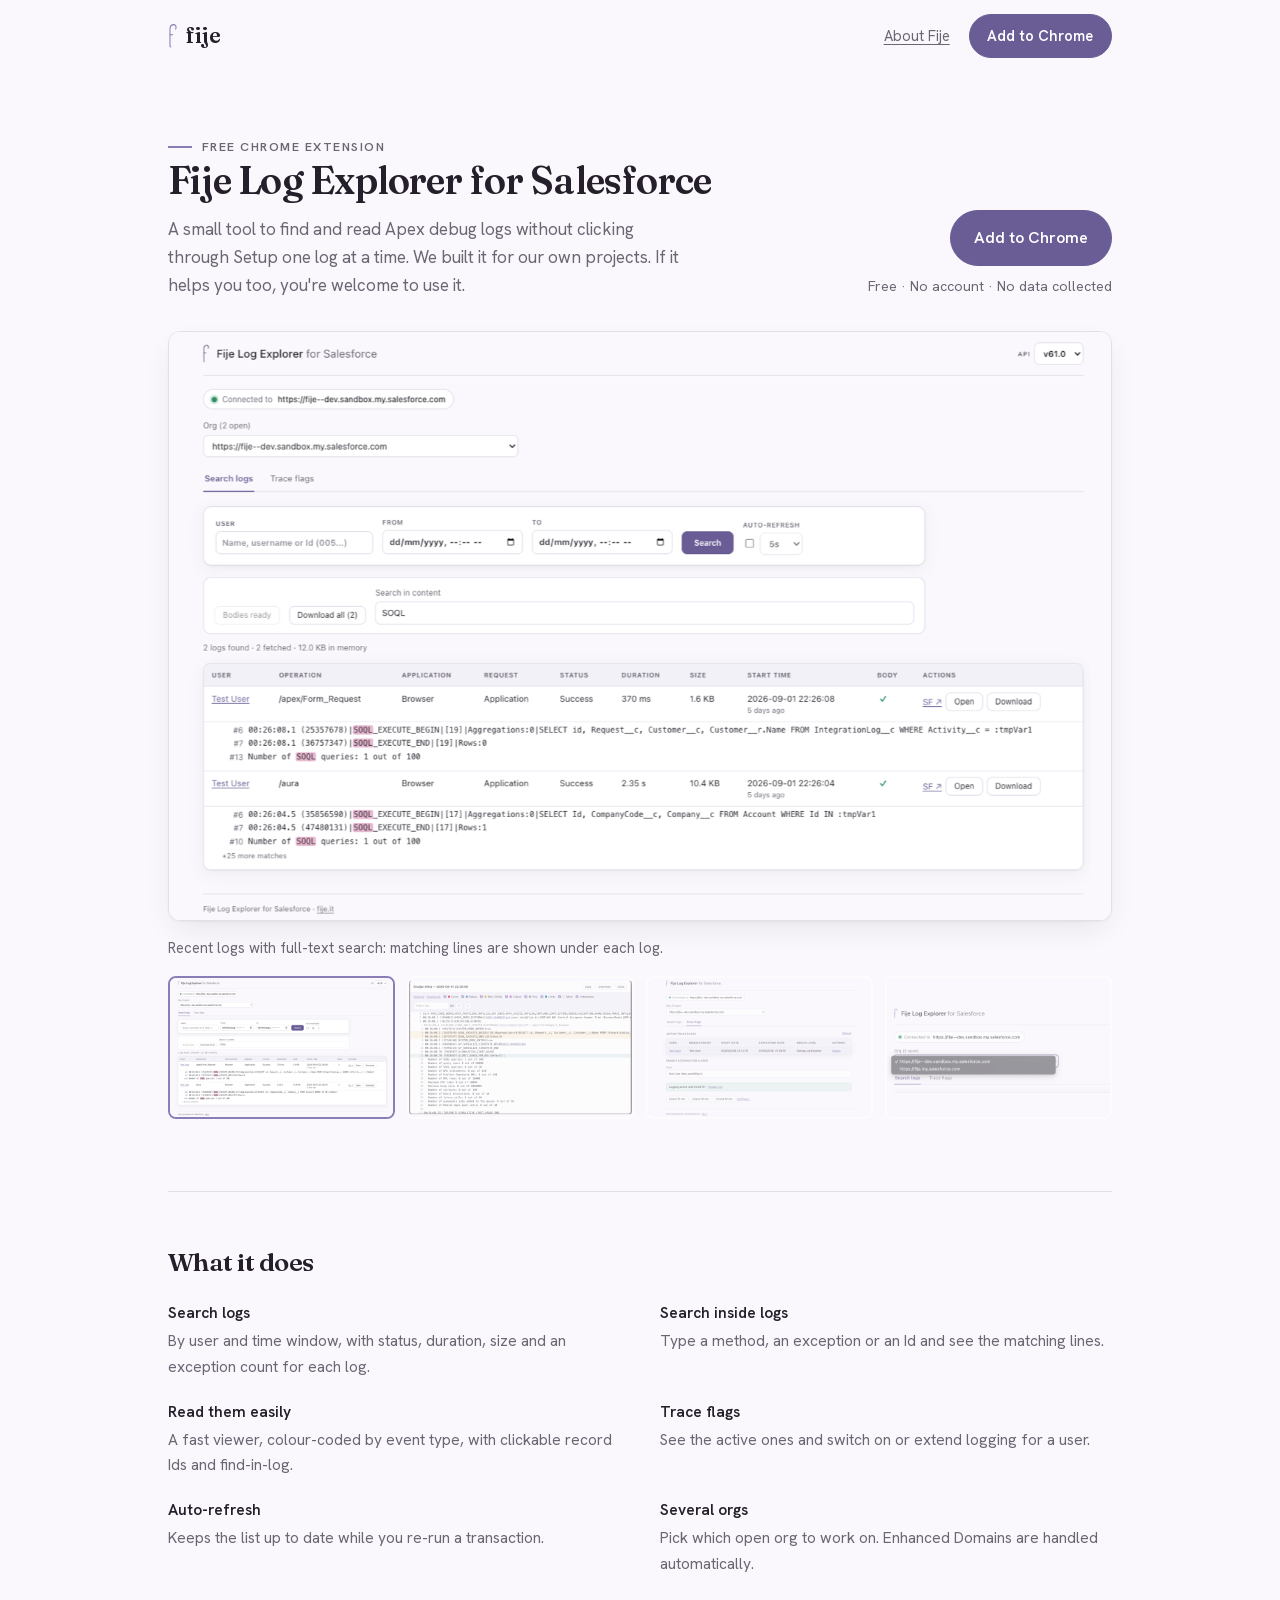
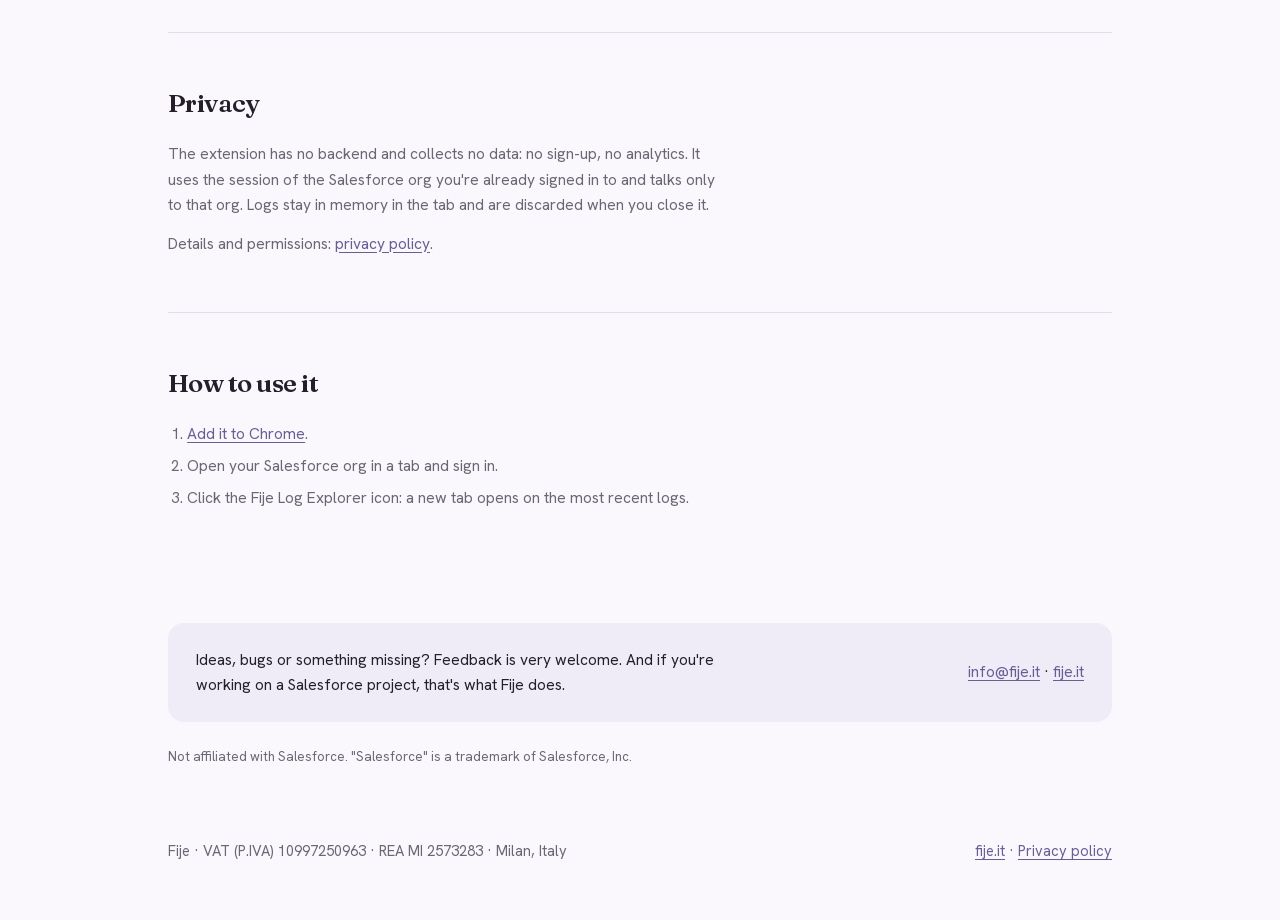
<file: log-explorer/index.html>
<!doctype html>
<html lang="en">
<head>
<meta charset="utf-8">
<meta name="viewport" content="width=device-width, initial-scale=1">

<title>Fije Log Explorer for Salesforce — free Chrome extension for debug logs</title>
<meta name="description" content="A free Chrome extension to find and read Salesforce debug logs without going through Setup. No account, no backend, no data collected.">
<link rel="canonical" href="https://fije.it/log-explorer/">

<meta name="theme-color" content="#FAF8FC" media="(prefers-color-scheme: light)">
<meta name="theme-color" content="#1E1A24" media="(prefers-color-scheme: dark)">
<link rel="icon" href="/assets/img/favicon.svg" type="image/svg+xml">
<link rel="apple-touch-icon" href="/assets/img/apple-touch-icon.png">

<meta property="og:type" content="website">
<meta property="og:site_name" content="Fije">
<meta property="og:title" content="Fije Log Explorer for Salesforce">
<meta property="og:description" content="A free Chrome extension to find and read Salesforce debug logs without going through Setup.">
<meta property="og:url" content="https://fije.it/log-explorer/">
<meta property="og:image" content="https://fije.it/log-explorer/img/search.png">
<meta name="twitter:card" content="summary_large_image">

<link rel="preload" as="font" type="font/woff2" href="/assets/fonts/hanken-grotesk-latin.woff2" crossorigin>
<link rel="preload" as="font" type="font/woff2" href="/assets/fonts/fraunces-latin.woff2" crossorigin>
<link rel="stylesheet" href="/assets/css/style.css">

<script type="application/ld+json">
{
  "@context": "https://schema.org",
  "@type": "SoftwareApplication",
  "name": "Fije Log Explorer for Salesforce",
  "applicationCategory": "DeveloperApplication",
  "operatingSystem": "Chrome",
  "offers": { "@type": "Offer", "price": "0", "priceCurrency": "EUR" },
  "url": "https://fije.it/log-explorer/",
  "downloadUrl": "https://chromewebstore.google.com/detail/fije-log-explorer-for-sal/pllfgkepokmgdkemmelpdlpdmlejajpg",
  "publisher": { "@type": "Organization", "name": "Fije", "url": "https://fije.it/" }
}
</script>

<style>
  .le { --le-shell: 64rem; }
  .le .container { max-width: var(--le-shell); }
  .le-header-links { display: flex; align-items: center; gap: 1.2rem; margin-left: auto; }
  .le-header-links > a:not(.btn) { color: var(--muted); font-size: .92rem; }
  @media (max-width: 30rem) { .le-header-links > a:not(.btn) { display: none; } }

  /* intro */
  .le-intro { padding-block: clamp(2.5rem, 6vw, 4rem) 2rem; }
  .le-intro-grid { display: grid; gap: 1.5rem; align-items: end; }
  @media (min-width: 52rem) { .le-intro-grid { grid-template-columns: 1fr auto; gap: 3rem; } }
  .le-intro h1 { font-size: clamp(1.8rem, 3.4vw, 2.4rem); margin: 0 0 .8rem; }
  .le-intro p { margin: 0; color: var(--muted); max-width: 52ch; }
  .le-cta { display: grid; gap: .6rem; justify-items: start; }
  @media (min-width: 52rem) { .le-cta { justify-items: end; } }
  .le-facts { margin: 0; color: var(--muted); font-size: .88rem; }

  /* gallery, store-like */
  .le-gallery { padding-bottom: clamp(3rem, 6vw, 4.5rem); }
  .le-stage {
    display: block; width: 100%; padding: 0; cursor: zoom-in;
    border: 1px solid var(--line); border-radius: 12px; overflow: hidden;
    background: var(--surface); box-shadow: var(--shadow);
  }
  .le-stage img { display: block; width: 100%; height: auto; }
  .le-caption { margin: .9rem 0 0; color: var(--muted); font-size: .92rem; min-height: 1.4em; }
  .le-thumbs { list-style: none; margin: 1rem 0 0; padding: 0; display: grid; gap: .75rem; grid-template-columns: repeat(4, 1fr); }
  .le-thumbs button {
    display: block; width: 100%; padding: 0; cursor: pointer;
    border: 2px solid transparent; border-radius: 8px; overflow: hidden;
    background: var(--surface); opacity: .65; transition: opacity .15s, border-color .15s;
  }
  .le-thumbs button:hover { opacity: 1; }
  .le-thumbs button[aria-current="true"] { opacity: 1; border-color: var(--brand); }
  .le-thumbs img { display: block; width: 100%; height: auto; }

  /* lightbox */
  .le-box { border: 0; padding: 0; max-width: none; max-height: none; width: 100vw; height: 100vh; background: rgba(20, 17, 26, .9); }
  .le-box::backdrop { background: transparent; }
  .le-box-inner { width: 100%; height: 100%; display: grid; place-items: center; padding: 3.5rem 4.5rem; }
  .le-box img { max-width: 100%; max-height: 100%; width: auto; height: auto; border-radius: 8px; box-shadow: 0 20px 60px rgba(0,0,0,.5); }
  .le-box button {
    position: absolute; border: 0; background: rgba(255,255,255,.12); color: #fff; cursor: pointer;
    width: 2.75rem; height: 2.75rem; border-radius: 50%; font-size: 1.3rem; line-height: 1;
  }
  .le-box button:hover { background: rgba(255,255,255,.25); }
  .le-box .le-close { top: 1rem; right: 1rem; }
  .le-box .le-prev { left: 1rem; top: 50%; transform: translateY(-50%); }
  .le-box .le-next { right: 1rem; top: 50%; transform: translateY(-50%); }
  @media (max-width: 40rem) { .le-box-inner { padding: 3.5rem .75rem; } .le-box .le-prev, .le-box .le-next { top: auto; bottom: 1rem; transform: none; } }

  /* content */
  .le-section { padding-block: clamp(2.5rem, 5vw, 3.5rem); border-top: 1px solid var(--line); }
  .le-section h2 { font-size: clamp(1.3rem, 2.2vw, 1.6rem); margin: 0 0 1.4rem; }
  .le-list { list-style: none; margin: 0; padding: 0; display: grid; gap: 1.2rem 2.5rem; }
  @media (min-width: 44rem) { .le-list { grid-template-columns: 1fr 1fr; } }
  .le-list li { font-size: .97rem; color: var(--muted); }
  .le-list strong { display: block; color: var(--ink); font-weight: 600; margin-bottom: .15rem; }
  .le-text { margin: 0; color: var(--muted); font-size: .97rem; max-width: 62ch; }
  .le-text + .le-text { margin-top: .8rem; }
  .le-steps { margin: 0; padding-left: 1.2rem; color: var(--muted); font-size: .97rem; display: grid; gap: .4rem; }

  .le-note {
    margin-block: clamp(2.5rem, 5vw, 3.5rem) 0;
    padding: 1.5rem 1.75rem; border-radius: var(--radius);
    background: var(--tint); display: flex; flex-wrap: wrap; gap: 1rem 2rem; align-items: center; justify-content: space-between;
  }
  .le-note p { margin: 0; max-width: 60ch; font-size: .97rem; }
  .le-legal { margin: 1.5rem 0 0; color: var(--muted); font-size: .82rem; }
</style>
</head>
<body class="le">

<a class="skip" href="#main">Skip to content</a>

<header class="site-header">
  <div class="container">
    <a class="brand" href="/" aria-label="Fije — home">
      <svg class="brand-mark" viewBox="180 100 300 800" aria-hidden="true">
        <g fill="none" stroke="currentColor" stroke-width="33" stroke-linecap="round" stroke-linejoin="round">
          <path d="M266,847 C258,847 242,838 242,805 L242,295 C242,215 270,160 340,151 C410,142 432,190 432,235 C432,265 424,285 412,291"/>
          <path d="M242,466 L329,466"/>
        </g>
      </svg>
      <span>fije</span>
    </a>
    <div class="le-header-links">
      <a href="/en/">About Fije</a>
      <a class="btn btn-primary nav-cta" href="https://chromewebstore.google.com/detail/fije-log-explorer-for-sal/pllfgkepokmgdkemmelpdlpdmlejajpg" rel="noopener">Add to Chrome</a>
    </div>
  </div>
</header>

<main id="main">

  <section class="le-intro">
    <div class="container le-intro-grid">
      <div>
        <p class="eyebrow">Free Chrome extension</p>
        <h1>Fije Log Explorer for Salesforce</h1>
        <p>A small tool to find and read Apex debug logs without clicking through Setup one log at a time.
          We built it for our own projects. If it helps you too, you're welcome to use it.</p>
      </div>
      <div class="le-cta">
        <a class="btn btn-primary" href="https://chromewebstore.google.com/detail/fije-log-explorer-for-sal/pllfgkepokmgdkemmelpdlpdmlejajpg" rel="noopener">Add to Chrome</a>
        <p class="le-facts">Free · No account · No data collected</p>
      </div>
    </div>
  </section>

  <section class="le-gallery" aria-label="Screenshots">
    <div class="container">
      <button class="le-stage" type="button" aria-label="Enlarge screenshot">
        <img id="leStage" src="img/search.png" width="1280" height="800" alt="">
      </button>
      <p class="le-caption" id="leCaption" aria-live="polite"></p>
      <ul class="le-thumbs">
        <li><button type="button" aria-current="true" data-src="img/search.png" data-caption="Recent logs with full-text search: matching lines are shown under each log."><img src="img/search.png" width="1280" height="800" alt="Log search"></button></li>
        <li><button type="button" data-src="img/viewer.png" data-caption="Log viewer, colour-coded by event type and indented by call depth."><img src="img/viewer.png" width="1280" height="800" alt="Log viewer" loading="lazy"></button></li>
        <li><button type="button" data-src="img/trace-flags.png" data-caption="Active trace flags, and logging for a user switched on or extended in a click."><img src="img/trace-flags.png" width="1280" height="800" alt="Trace flags" loading="lazy"></button></li>
        <li><button type="button" data-src="img/orgs.png" data-caption="Several orgs open in different tabs: pick the one to work on."><img src="img/orgs.png" width="1280" height="800" alt="Org picker" loading="lazy"></button></li>
      </ul>
    </div>
  </section>

  <div class="container">
    <section class="le-section">
      <h2>What it does</h2>
      <ul class="le-list">
        <li><strong>Search logs</strong>By user and time window, with status, duration, size and an exception count for each log.</li>
        <li><strong>Search inside logs</strong>Type a method, an exception or an Id and see the matching lines.</li>
        <li><strong>Read them easily</strong>A fast viewer, colour-coded by event type, with clickable record Ids and find-in-log.</li>
        <li><strong>Trace flags</strong>See the active ones and switch on or extend logging for a user.</li>
        <li><strong>Auto-refresh</strong>Keeps the list up to date while you re-run a transaction.</li>
        <li><strong>Several orgs</strong>Pick which open org to work on. Enhanced Domains are handled automatically.</li>
      </ul>
    </section>

    <section class="le-section">
      <h2>Privacy</h2>
      <p class="le-text">The extension has no backend and collects no data: no sign-up, no analytics.
        It uses the session of the Salesforce org you're already signed in to and talks only to that org.
        Logs stay in memory in the tab and are discarded when you close it.</p>
      <p class="le-text">Details and permissions: <a href="privacy/">privacy policy</a>.</p>
    </section>

    <section class="le-section">
      <h2>How to use it</h2>
      <ol class="le-steps">
        <li><a href="https://chromewebstore.google.com/detail/fije-log-explorer-for-sal/pllfgkepokmgdkemmelpdlpdmlejajpg" rel="noopener">Add it to Chrome</a>.</li>
        <li>Open your Salesforce org in a tab and sign in.</li>
        <li>Click the Fije Log Explorer icon: a new tab opens on the most recent logs.</li>
      </ol>
    </section>

    <div class="le-note">
      <p>Ideas, bugs or something missing? Feedback is very welcome. And if you're working on a Salesforce project, that's what Fije does.</p>
      <p><a href="mailto:info@fije.it?subject=Fije%20Log%20Explorer">info@fije.it</a> &middot; <a href="/en/">fije.it</a></p>
    </div>
    <p class="le-legal">Not affiliated with Salesforce. "Salesforce" is a trademark of Salesforce, Inc.</p>
  </div>

</main>

<footer class="site-footer">
  <div class="container">
    <div class="foot-bottom">
      <p>Fije &middot; VAT (P.IVA) 10997250963 &middot; REA MI 2573283 &middot; Milan, Italy</p>
      <p><a href="/">fije.it</a> &middot; <a href="privacy/">Privacy policy</a></p>
    </div>
  </div>
</footer>

<dialog class="le-box" id="leBox" aria-label="Screenshot">
  <div class="le-box-inner"><img id="leBoxImg" src="" alt=""></div>
  <button class="le-close" type="button" aria-label="Close">&times;</button>
  <button class="le-prev" type="button" aria-label="Previous">&#8249;</button>
  <button class="le-next" type="button" aria-label="Next">&#8250;</button>
</dialog>

<script>
  (function () {
    var header = document.querySelector('.site-header');
    function onScroll() { header.classList.toggle('is-scrolled', (window.scrollY || 0) > 8); }
    window.addEventListener('scroll', onScroll, { passive: true });
    onScroll();

    // Store-like gallery: thumbnails pick the main image, the main image opens a lightbox.
    var thumbs = Array.prototype.slice.call(document.querySelectorAll('.le-thumbs button'));
    var stage = document.getElementById('leStage');
    var caption = document.getElementById('leCaption');
    var box = document.getElementById('leBox');
    var boxImg = document.getElementById('leBoxImg');
    var current = 0;

    function show(i) {
      current = (i + thumbs.length) % thumbs.length;
      var t = thumbs[current];
      thumbs.forEach(function (b) { b.setAttribute('aria-current', String(b === t)); });
      stage.src = t.dataset.src;
      stage.alt = t.dataset.caption;
      caption.textContent = t.dataset.caption;
      boxImg.src = t.dataset.src;
      boxImg.alt = t.dataset.caption;
    }
    thumbs.forEach(function (b, i) { b.addEventListener('click', function () { show(i); }); });
    show(0);

    document.querySelector('.le-stage').addEventListener('click', function () {
      if (box.showModal) box.showModal();
    });
    box.querySelector('.le-close').addEventListener('click', function () { box.close(); });
    box.querySelector('.le-prev').addEventListener('click', function () { show(current - 1); });
    box.querySelector('.le-next').addEventListener('click', function () { show(current + 1); });
    box.addEventListener('click', function (e) { if (e.target === box || e.target.classList.contains('le-box-inner')) box.close(); });
    box.addEventListener('keydown', function (e) {
      if (e.key === 'ArrowLeft') show(current - 1);
      if (e.key === 'ArrowRight') show(current + 1);
    });
  })();
</script>

</body>
</html>
</file>
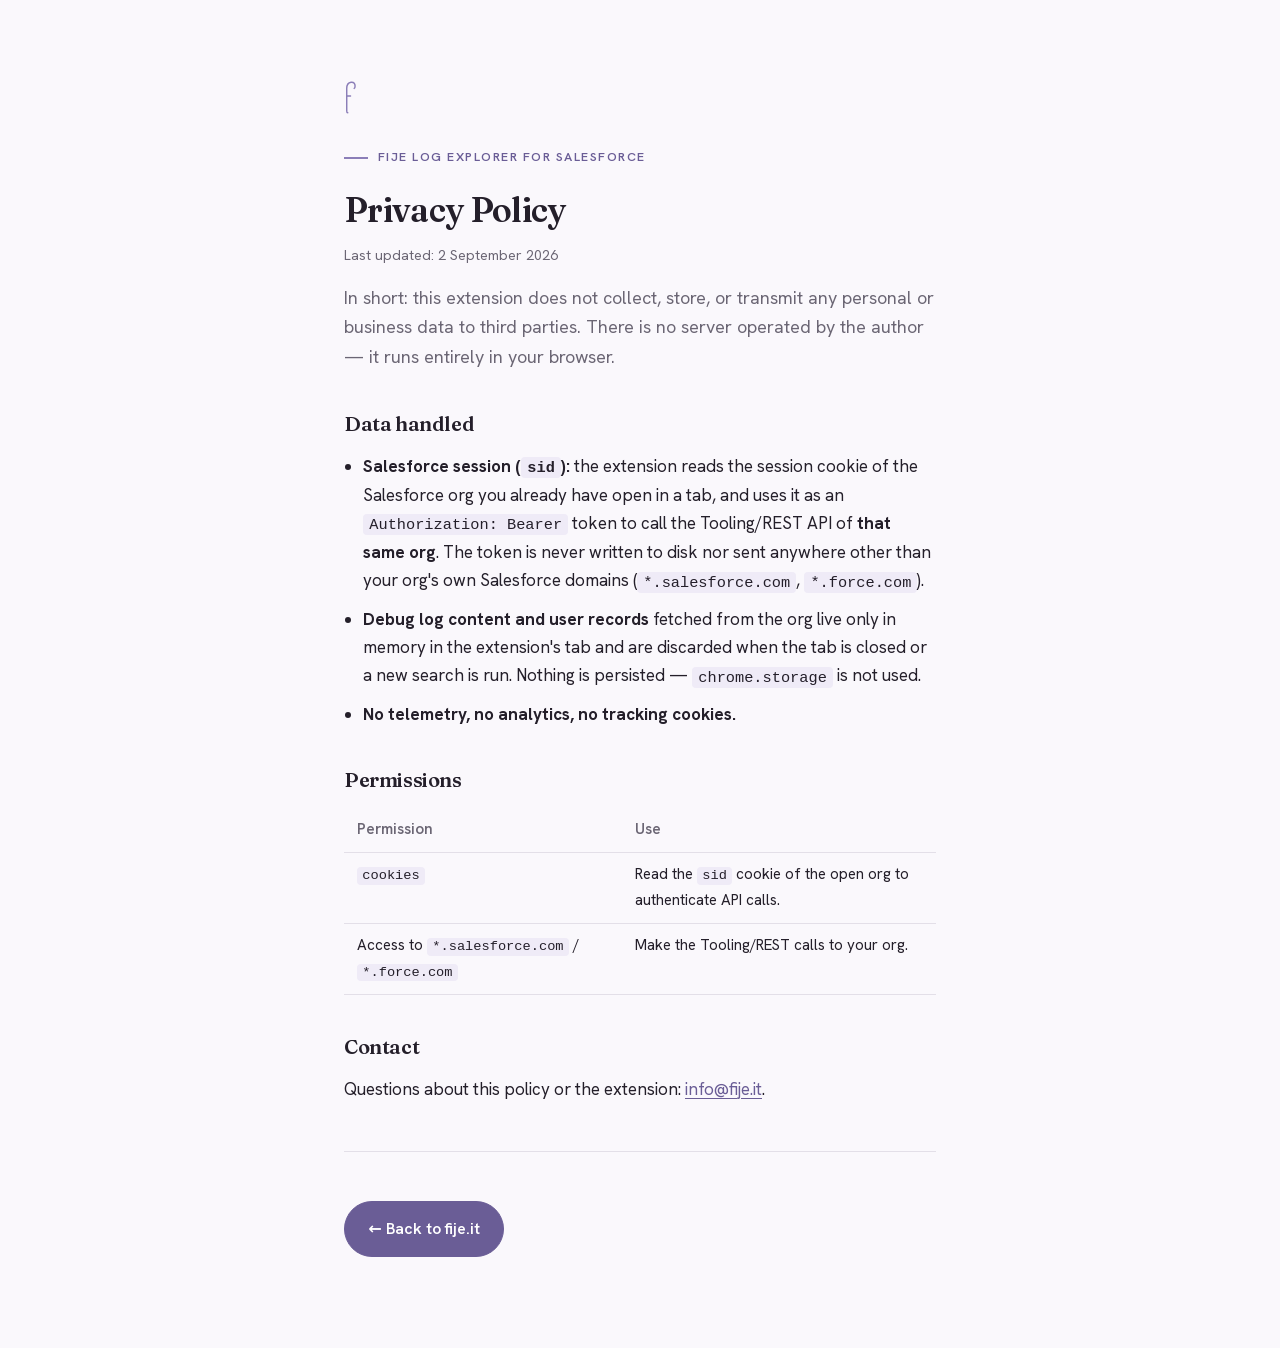
<file: log-explorer/privacy/index.html>
<!doctype html>
<html lang="en">
<head>
<meta charset="utf-8">
<meta name="viewport" content="width=device-width, initial-scale=1">

<title>Privacy Policy — Fije Log Explorer for Salesforce</title>
<meta name="description" content="Privacy policy for the Fije Log Explorer for Salesforce Chrome extension: what it does, what data it touches, and why.">
<link rel="canonical" href="https://fije.it/log-explorer/privacy/">

<meta name="theme-color" content="#FAF8FC" media="(prefers-color-scheme: light)">
<meta name="theme-color" content="#1E1A24" media="(prefers-color-scheme: dark)">
<link rel="icon" href="/assets/img/favicon.svg" type="image/svg+xml">
<link rel="apple-touch-icon" href="/assets/img/apple-touch-icon.png">
<link rel="stylesheet" href="/assets/css/style.css">

<style>
  .legal { padding-block: clamp(3rem, 8vw, 5rem); }
  .legal .brand-mark { height: 2.2rem; color: var(--brand); margin-bottom: 1.5rem; }
  .legal .eyebrow { margin-bottom: .5rem; }
  .legal .updated { color: var(--muted); font-size: .9rem; margin-top: -.5rem; }
  .legal h2 { margin-top: 2.5rem; font-size: 1.25rem; }
  .legal ul { padding-left: 1.2rem; }
  .legal li + li { margin-top: .6rem; }
  .legal table { width: 100%; border-collapse: collapse; margin-block: 1rem; font-size: .95rem; }
  .legal th, .legal td { text-align: left; padding: .6rem .8rem; border-bottom: 1px solid var(--line); vertical-align: top; }
  .legal th { color: var(--muted); font-weight: 600; }
  .legal .back { margin-top: 3rem; padding-top: 2rem; border-top: 1px solid var(--line); }
  .legal code { background: var(--tint); padding: .1em .4em; border-radius: 4px; font-size: .9em; }
</style>
</head>
<body>

<main class="container legal measure">
  <a href="/" aria-label="Fije — home">
    <svg class="brand-mark" viewBox="180 100 300 800" aria-hidden="true">
      <g fill="none" stroke="currentColor" stroke-width="33" stroke-linecap="round" stroke-linejoin="round">
        <path d="M266,847 C258,847 242,838 242,805 L242,295 C242,215 270,160 340,151 C410,142 432,190 432,235 C432,265 424,285 412,291"/>
        <path d="M242,466 L329,466"/>
      </g>
    </svg>
  </a>

  <p class="eyebrow">Fije Log Explorer for Salesforce</p>
  <h1>Privacy Policy</h1>
  <p class="updated">Last updated: 2 September 2026</p>

  <p class="lede">In short: this extension does not collect, store, or transmit any
    personal or business data to third parties. There is no server operated by the
    author — it runs entirely in your browser.</p>

  <h2>Data handled</h2>
  <ul>
    <li><strong>Salesforce session (<code>sid</code>):</strong> the extension reads the
      session cookie of the Salesforce org you already have open in a tab, and uses it
      as an <code>Authorization: Bearer</code> token to call the Tooling/REST API of
      <strong>that same org</strong>. The token is never written to disk nor sent
      anywhere other than your org's own Salesforce domains
      (<code>*.salesforce.com</code>, <code>*.force.com</code>).</li>
    <li><strong>Debug log content and user records</strong> fetched from the org live
      only in memory in the extension's tab and are discarded when the tab is closed or
      a new search is run. Nothing is persisted — <code>chrome.storage</code> is not used.</li>
    <li><strong>No telemetry, no analytics, no tracking cookies.</strong></li>
  </ul>

  <h2>Permissions</h2>
  <table>
    <thead><tr><th>Permission</th><th>Use</th></tr></thead>
    <tbody>
      <tr><td><code>cookies</code></td><td>Read the <code>sid</code> cookie of the open org to authenticate API calls.</td></tr>
      <tr><td>Access to <code>*.salesforce.com</code> / <code>*.force.com</code></td><td>Make the Tooling/REST calls to your org.</td></tr>
    </tbody>
  </table>

  <h2>Contact</h2>
  <p>Questions about this policy or the extension: <a href="mailto:info@fije.it">info@fije.it</a>.</p>

  <div class="back">
    <p><a class="btn btn-primary" href="/">← Back to fije.it</a></p>
  </div>
</main>

</body>
</html>
</file>
<file: assets/css/style.css>
/* =====================================================================
   Fije — fije.it
   Plain static CSS, no build step. Design tokens from ../brand/palette.
   Type: Fraunces (display) + Hanken Grotesk (text), self-hosted.
   ===================================================================== */

/* ---------- Fonts (variable, latin subset) ---------- */
@font-face {
  font-family: "Fraunces";
  src: url(../fonts/fraunces-latin.woff2) format("woff2");
  font-weight: 100 900;
  font-style: normal;
  font-display: swap;
}
@font-face {
  font-family: "Hanken Grotesk";
  src: url(../fonts/hanken-grotesk-latin.woff2) format("woff2");
  font-weight: 100 900;
  font-style: normal;
  font-display: swap;
}

/* ---------- Tokens ---------- */
:root {
  --paper:      #FAF8FC;
  --surface:    #FFFFFF;
  --ink:        #241F2A;
  --muted:      #6B6674;
  --line:       #E3DFE8;
  --line-strong:#D9D5DE;
  --tint:       #EFEBF7;   /* lilac 50/100 */
  --brand:      #8B7EB8;   /* lilac 500 — mark, large accents, thread */
  --brand-ink:  #6A5D96;   /* lilac 700 — links, CTA on light (AA) */
  --accent:     #D67DA8;   /* pink 500 — decorative only, used once */

  /* dark closing band (contact) */
  --band:       #241F2A;
  --band-ink:   #F3F0F8;
  --band-muted: #B9B2C6;
  --band-btn:   #C3B9E2;

  --font-display: "Fraunces", Georgia, "Times New Roman", serif;
  --font-text: "Hanken Grotesk", system-ui, -apple-system, "Segoe UI", Roboto, sans-serif;

  --measure: 42rem;          /* text column */
  --shell: 72rem;            /* outer container */
  --header-h: 4rem;

  --space-section: clamp(4rem, 9vw, 7rem);
  --radius: 16px;

  --shadow-sm: 0 1px 2px rgba(36, 31, 42, .05);
  --shadow: 0 1px 2px rgba(36, 31, 42, .04), 0 12px 32px -8px rgba(36, 31, 42, .10);
}

@media (prefers-color-scheme: dark) {
  :root {
    --paper:     #1A1720;
    --surface:   #231E2B;
    --ink:       #F3F0F8;
    --muted:     #A8A2B4;
    --line:      #332D3C;
    --line-strong:#3A3442;
    --tint:      #2B2439;
    --brand:     #A99BD6;
    --brand-ink: #C3B9E2;   /* lilac ~300, AA on dark */
    --accent:    #D98FB4;
    --band:      #2B2439;
    --band-ink:  #F3F0F8;
    --band-muted:#B9B2C6;
    --band-btn:  #C3B9E2;
    --shadow-sm: 0 1px 2px rgba(0, 0, 0, .3);
    --shadow: 0 1px 2px rgba(0, 0, 0, .3), 0 14px 36px -8px rgba(0, 0, 0, .5);
  }
}

/* ---------- Reset / base ---------- */
*, *::before, *::after { box-sizing: border-box; }
html {
  -webkit-text-size-adjust: 100%;
  scroll-behavior: smooth;
}
body {
  margin: 0;
  background: var(--paper);
  color: var(--ink);
  font-family: var(--font-text);
  font-size: 1.0625rem;
  line-height: 1.65;
  font-optical-sizing: auto;
  -webkit-font-smoothing: antialiased;
  text-rendering: optimizeLegibility;
}
img, svg { max-width: 100%; }
a { color: var(--brand-ink); text-underline-offset: .18em; }
a:hover { text-decoration-thickness: 2px; }
h1, h2, h3 { font-family: var(--font-display); font-weight: 600; line-height: 1.15; }
h1, h2 { letter-spacing: -.02em; }
strong { font-weight: 700; }
::selection { background: var(--tint); color: var(--ink); }

:focus-visible {
  outline: 2px solid var(--brand-ink);
  outline-offset: 3px;
  border-radius: 4px;
}

@media (prefers-reduced-motion: reduce) {
  html { scroll-behavior: auto; }
  * { animation-duration: .01ms !important; transition-duration: .01ms !important; }
}

/* ---------- Layout ---------- */
.container { max-width: var(--shell); margin-inline: auto; padding-inline: clamp(1.25rem, 5vw, 2.5rem); }
.measure { max-width: var(--measure); }

.section { padding-block: var(--space-section); }
.section-alt { background: var(--surface); border-block: 1px solid var(--line); }
[id] { scroll-margin-top: calc(var(--header-h) + 1rem); }

.eyebrow {
  font-family: var(--font-text);
  font-size: .78rem;
  font-weight: 600;
  letter-spacing: .12em;
  text-transform: uppercase;
  color: var(--brand-ink);
  margin: 0 0 1rem;
  display: flex; align-items: center; gap: .6rem;
}
.eyebrow::before {
  content: "";
  width: 1.5rem; height: 2px;
  background: var(--brand);
  display: inline-block;
}
.section-head { max-width: var(--measure); margin-bottom: clamp(2rem, 4vw, 3rem); }
.section-head h2,
.section > .container > h2 {
  font-size: clamp(1.75rem, 3.6vw, 2.5rem);
  margin: 0 0 1rem;
  max-width: var(--measure);
}
.lede { font-size: 1.125rem; color: var(--muted); max-width: var(--measure); margin: 0; }

/* ---------- Skip link ---------- */
.skip {
  position: absolute; left: -999px; top: 0;
  background: var(--surface); color: var(--ink);
  padding: .7rem 1rem; border: 1px solid var(--line); border-radius: 0 0 8px 0;
  z-index: 100;
}
.skip:focus { left: 0; }

/* ---------- Header ---------- */
.site-header {
  position: sticky; top: 0; z-index: 50;
  background: color-mix(in srgb, var(--paper) 85%, transparent);
  backdrop-filter: saturate(140%) blur(10px);
  border-bottom: 1px solid transparent;
  transition: box-shadow .2s ease, border-color .2s ease;
}
.site-header.is-scrolled { border-bottom-color: var(--line); box-shadow: var(--shadow-sm); }
.site-header .container {
  min-height: var(--header-h);
  display: flex; align-items: center; gap: 1.25rem;
  transition: min-height .2s ease;
}
.site-header.is-scrolled .container { min-height: calc(var(--header-h) - .75rem); }
.brand {
  display: inline-flex; align-items: center; gap: .55rem;
  text-decoration: none; color: var(--ink);
  font-family: var(--font-display); font-weight: 600;
  font-size: 1.35rem; letter-spacing: -.01em;
}
.brand-mark { height: 1.6rem; width: auto; color: var(--brand); flex: none; }
.brand:hover { text-decoration: none; }

.nav-toggle {
  margin-left: auto;
  display: inline-flex; align-items: center; justify-content: center;
  width: 2.5rem; height: 2.5rem;
  background: transparent; border: 1px solid var(--line-strong); border-radius: 10px;
  color: var(--ink); cursor: pointer;
}
.nav-toggle svg { width: 1.1rem; height: 1.1rem; }
.nav-toggle .icon-close { display: none; }
body.nav-open .nav-toggle .icon-open { display: none; }
body.nav-open .nav-toggle .icon-close { display: block; }

#site-nav {
  margin-left: auto;
  display: flex; align-items: center; gap: 1.6rem;
}
#site-nav ul {
  list-style: none; margin: 0; padding: 0;
  display: flex; gap: 1.8rem;
}
#site-nav ul a {
  color: var(--ink); text-decoration: none; font-size: .95rem; font-weight: 500;
  padding-block: .3rem;
}
#site-nav ul a:hover { color: var(--brand-ink); }
.lang-switch {
  display: flex; gap: .45rem; align-items: center;
  font-size: .85rem; color: var(--muted);
}
.lang-switch a { color: var(--muted); text-decoration: none; font-weight: 500; }
.lang-switch a:hover { color: var(--ink); }
.lang-switch a[aria-current="true"] { color: var(--ink); font-weight: 700; }

/* ---------- Buttons ---------- */
.btn {
  display: inline-flex; align-items: center; justify-content: center; gap: .5rem;
  font-family: var(--font-text); font-weight: 600; font-size: 1rem;
  padding: .85rem 1.45rem; border-radius: 999px;
  text-decoration: none; cursor: pointer;
  transition: background-color .18s ease, color .18s ease, border-color .18s ease, transform .18s ease;
}
.btn svg { transition: transform .18s ease; }
.btn:hover svg { transform: translateX(3px); }
.btn-primary {
  background: var(--brand-ink); color: #fff;
  border: 1.5px solid var(--brand-ink);
}
.btn-primary:hover { background: var(--ink); border-color: var(--ink); text-decoration: none; }
@media (prefers-color-scheme: dark) {
  .btn-primary { color: #1A1720; }
  .btn-primary:hover { background: var(--ink); border-color: var(--ink); color: #1A1720; }
}
.btn-ghost {
  background: transparent; color: var(--ink);
  border: 1.5px solid var(--line-strong);
}
.btn-ghost:hover { border-color: var(--brand-ink); color: var(--brand-ink); text-decoration: none; }
.btn.nav-cta { padding: .55rem 1.1rem; font-size: .92rem; }
.hero .btn-ghost { background: var(--paper); }

/* ---------- Hero ---------- */
.hero {
  position: relative; overflow: hidden;
  padding-block: clamp(3.5rem, 9vw, 6.5rem) clamp(3rem, 7vw, 5rem);
  background:
    radial-gradient(48rem 28rem at 92% -8%, color-mix(in srgb, var(--brand) 20%, transparent), transparent 70%),
    radial-gradient(30rem 20rem at -5% 105%, color-mix(in srgb, var(--accent) 9%, transparent), transparent 70%);
}
.hero > .container {
  position: relative; z-index: 1;
  display: grid; gap: clamp(2.5rem, 5vw, 4rem);
  grid-template-columns: 1fr;
  align-items: center;
}
.hero .eyebrow { margin-bottom: 1.3rem; }
.hero h1 {
  font-size: clamp(2.4rem, 6vw, 4rem);
  line-height: 1.06;
  margin: 0 0 1.4rem;
  max-width: 16ch;
}
.hero h1 em { font-style: normal; color: var(--brand-ink); }
.hero-lead { max-width: 40ch; margin: 0; font-size: 1.2rem; color: var(--muted); }
.hero .cta-row { margin-top: 2rem; display: flex; flex-wrap: wrap; gap: .8rem; }

.facts {
  margin: 0; padding: clamp(1.4rem, 3vw, 1.9rem);
  list-style: none;
  background: color-mix(in srgb, var(--surface) 80%, transparent);
  backdrop-filter: blur(6px);
  border: 1px solid var(--line);
  border-radius: var(--radius);
  box-shadow: var(--shadow);
  display: grid; gap: 1.2rem;
}
.facts li { display: grid; gap: .15rem; }
.facts li + li { padding-top: 1.2rem; border-top: 1px solid var(--line); }
.facts .fact-k {
  font-family: var(--font-display); font-weight: 600;
  font-size: 1.9rem; line-height: 1.1; color: var(--ink);
  letter-spacing: -.01em;
}
.facts .fact-v { color: var(--muted); font-size: .98rem; }

.thread {
  position: absolute; inset: 0;
  width: 100%; height: 100%;
  color: var(--brand);
  pointer-events: none;
  z-index: 0;
}
.thread path { stroke: currentColor; fill: none; }
.hero .thread { opacity: .35; }

/* ---------- Sectors strip ---------- */
.sectors {
  border-block: 1px solid var(--line);
  background: var(--surface);
  padding-block: 1.3rem;
}
.sectors .container {
  display: flex; flex-wrap: wrap; align-items: center; gap: .6rem 1.6rem;
}
.sectors-label {
  font-size: .78rem; font-weight: 600; letter-spacing: .12em; text-transform: uppercase;
  color: var(--muted); margin: 0;
}
.sectors ul {
  list-style: none; margin: 0; padding: 0;
  display: flex; flex-wrap: wrap; gap: .4rem 1.6rem;
}
.sectors li {
  position: relative;
  font-family: var(--font-display); font-weight: 500; font-size: 1.05rem; color: var(--ink);
}
.sectors li + li::before {
  content: ""; position: absolute; left: -.8rem; top: 55%;
  width: 4px; height: 4px; border-radius: 50%;
  background: var(--brand); transform: translate(-50%, -50%);
}

/* ---------- Services ---------- */
.cards {
  display: grid; gap: 1.25rem;
  grid-template-columns: 1fr;
}
.card {
  display: flex; flex-direction: column;
  background: var(--surface);
  border: 1px solid var(--line);
  border-radius: var(--radius);
  padding: clamp(1.5rem, 3vw, 2rem);
  box-shadow: var(--shadow-sm);
  transition: box-shadow .2s ease, transform .2s ease, border-color .2s ease;
}
.card:hover { box-shadow: var(--shadow); transform: translateY(-2px); border-color: var(--line-strong); }
.card-top { display: flex; align-items: center; gap: .8rem; margin-bottom: 1.3rem; }
.card-service { font-size: .9rem; font-weight: 600; line-height: 1.3; color: var(--brand-ink); }
.card-icon {
  width: 2.75rem; height: 2.75rem; border-radius: 12px;
  display: inline-flex; align-items: center; justify-content: center;
  background: var(--tint); color: var(--brand-ink);
}
.card-icon svg { width: 1.35rem; height: 1.35rem; }
.card h3 {
  font-family: var(--font-display); font-weight: 600; font-size: 1.4rem;
  margin: 0 0 .7rem; line-height: 1.2;
}
.card .card-problem { margin: 0 0 1.2rem; color: var(--muted); }
.card .card-label {
  font-size: .72rem; font-weight: 700; letter-spacing: .1em;
  text-transform: uppercase; color: var(--ink); margin: 0 0 .35rem;
}
.card .card-body { margin: 0 0 1.4rem; }
.card-result {
  margin-top: auto;
  padding-top: 1.1rem; border-top: 1px solid var(--line);
  display: flex; gap: .65rem; align-items: flex-start;
  font-weight: 600; font-size: .98rem;
}
.card-result svg { flex: none; width: 1.15rem; height: 1.15rem; margin-top: .22rem; color: var(--brand-ink); }

.beyond {
  margin-top: 1.25rem;
  display: grid; gap: .6rem 2.5rem;
  grid-template-columns: 1fr;
  background: var(--tint);
  border-radius: var(--radius);
  padding: clamp(1.5rem, 3vw, 2rem);
}
.beyond h3 { font-family: var(--font-display); font-size: 1.3rem; margin: 0; }
.beyond p { margin: 0; }

/* ---------- Approach ---------- */
.steps {
  list-style: none; margin: 0; padding: 0;
  position: relative;
  display: grid; gap: 2rem;
  grid-template-columns: 1fr;
}
.step { position: relative; padding-left: 3.75rem; }
.step-num {
  position: absolute; left: 0; top: 0;
  width: 2.6rem; height: 2.6rem; border-radius: 50%;
  display: inline-flex; align-items: center; justify-content: center;
  background: var(--surface); color: var(--brand-ink);
  border: 1.5px solid var(--brand);
  font-family: var(--font-display); font-weight: 600; font-size: 1.1rem;
}
.step h3 { font-family: var(--font-display); font-weight: 600; font-size: 1.4rem; margin: .2rem 0 .5rem; }
.step p { margin: 0; color: var(--muted); max-width: 36ch; }


/* ---------- Why ---------- */
.why-grid {
  display: grid; gap: 1.25rem;
  grid-template-columns: 1fr;
}
.why-item {
  padding: clamp(1.4rem, 3vw, 1.8rem);
  border: 1px solid var(--line);
  border-radius: var(--radius);
  background: var(--surface);
}
.why-item .card-icon { margin-bottom: 1.1rem; }
.why-item h3 { font-family: var(--font-display); font-weight: 600; font-size: 1.25rem; margin: 0 0 .5rem; }
.why-item p { margin: 0; color: var(--muted); }

.track {
  margin-top: clamp(2.5rem, 5vw, 3.5rem);
  display: grid; gap: 1.5rem 3rem;
  grid-template-columns: 1fr;
  align-items: start;
}
.track h3 { font-family: var(--font-display); font-weight: 600; font-size: 1.4rem; margin: 0 0 .7rem; }
.track p { margin: 0; color: var(--muted); }
.track-label {
  font-size: .72rem; font-weight: 700; letter-spacing: .1em; text-transform: uppercase;
  color: var(--ink); margin: 0 0 .8rem;
}
.chips { list-style: none; margin: 0; padding: 0; display: flex; flex-wrap: wrap; gap: .5rem; }
.chips li {
  font-size: .92rem; font-weight: 500;
  padding: .4rem .85rem; border-radius: 999px;
  background: var(--surface); border: 1px solid var(--line-strong);
}

/* ---------- About ---------- */
.about .container {
  display: grid; gap: 2rem 4rem; grid-template-columns: 1fr; align-items: center;
}
.about h2 { font-size: clamp(1.75rem, 3.6vw, 2.5rem); margin: 0 0 1rem; }
.about p { max-width: var(--measure); margin: 0 0 1rem; }
.about p:last-child { margin-bottom: 0; }
.person {
  display: grid; gap: 1rem;
  padding: clamp(1.5rem, 3vw, 2rem);
  border-radius: var(--radius);
  background: var(--surface);
  border: 1px solid var(--line);
  box-shadow: var(--shadow);
}
.person-head { display: flex; align-items: center; gap: 1rem; }
.monogram {
  width: 3.5rem; height: 3.5rem; border-radius: 50%; flex: none;
  display: inline-flex; align-items: center; justify-content: center;
  background: linear-gradient(135deg, var(--brand), var(--brand-ink));
  color: #fff; font-family: var(--font-display); font-weight: 600; font-size: 1.2rem;
}
.person-name { font-family: var(--font-display); font-weight: 600; font-size: 1.25rem; margin: 0; line-height: 1.2; }
.person-role { color: var(--muted); font-size: .95rem; margin: 0; }
.person p.person-bio { margin: 0; color: var(--muted); }
.person-link {
  font-weight: 600; text-decoration: none;
  display: inline-flex; align-items: center; gap: .4rem;
}
.person-link:hover { text-decoration: underline; }

/* ---------- Contact (closing band) ---------- */
.contact {
  position: relative; overflow: hidden;
  background: var(--band); color: var(--band-ink);
}
.contact .container { position: relative; z-index: 1; }
.contact .eyebrow { color: var(--band-btn); }
.contact .eyebrow::before { background: var(--band-btn); }
.contact h2 { font-size: clamp(2rem, 4.6vw, 3rem); max-width: 18ch; }
.contact p { max-width: 48ch; font-size: 1.12rem; color: var(--band-muted); margin: 0; }
.contact-links { margin-top: 2rem; display: flex; flex-wrap: wrap; gap: .8rem; align-items: center; }
.contact .btn-primary { background: var(--band-btn); border-color: var(--band-btn); color: #1A1720; }
.contact .btn-primary:hover { background: #fff; border-color: #fff; color: #1A1720; }
.contact .btn-ghost { color: var(--band-ink); border-color: rgba(255, 255, 255, .25); }
.contact .btn-ghost:hover { border-color: var(--band-ink); color: var(--band-ink); }
.contact .contact-direct { margin-top: 1.2rem; font-size: .95rem; }
.contact .contact-direct a { color: var(--band-ink); }
.contact .thread { color: var(--band-btn); opacity: .18; }

/* ---------- Footer ---------- */
.site-footer {
  padding-block: 3rem 3.5rem;
  color: var(--muted);
  font-size: .92rem;
}
.foot-top {
  display: grid; gap: 2rem; grid-template-columns: 1fr;
  padding-bottom: 2rem; border-bottom: 1px solid var(--line);
}
.foot-brand { display: grid; gap: .6rem; max-width: 30ch; }
.foot-brand .brand { font-size: 1.25rem; }
.foot-brand p { margin: 0; }
.foot-col h2 {
  font-family: var(--font-text); font-size: .74rem; font-weight: 700;
  letter-spacing: .1em; text-transform: uppercase; color: var(--ink); margin: 0 0 .7rem;
}
.foot-col ul { list-style: none; margin: 0; padding: 0; display: grid; gap: .4rem; }
.foot-col a { color: var(--muted); text-decoration: none; }
.foot-col a:hover { color: var(--ink); text-decoration: underline; }
.foot-bottom {
  padding-top: 1.5rem;
  display: flex; flex-wrap: wrap; gap: .4rem 1.5rem; justify-content: space-between;
}
.foot-bottom p { margin: 0; }

/* ---------- Contact bar (mobile only: header CTA covers desktop) ---------- */
.contact-bar {
  position: fixed; left: 0; right: 0; bottom: 0; z-index: 40;
  background: color-mix(in srgb, var(--paper) 90%, transparent);
  backdrop-filter: saturate(140%) blur(8px);
  border-top: 1px solid var(--line);
  transform: translateY(100%);
  transition: transform .25s ease;
}
.contact-bar.is-visible { transform: translateY(0); }
body.nav-open .contact-bar { display: none; }
.contact-bar .container {
  display: flex; align-items: center; justify-content: space-between;
  gap: 1rem; padding-block: .65rem;
}
.contact-bar-brand {
  display: inline-flex; align-items: center; gap: .4rem;
  font-family: var(--font-display); font-weight: 600; color: var(--ink);
  font-size: .95rem;
}
.contact-bar-brand svg { height: 1.05rem; width: auto; color: var(--brand); }
.contact-bar a { padding: .5rem 1rem; font-size: .9rem; }

/* ---------- Responsive ---------- */
@media (max-width: 59.99rem) {
  #site-nav {
    position: absolute; left: 0; right: 0; top: 100%;
    flex-direction: column; align-items: stretch; gap: 0;
    background: var(--surface);
    border-bottom: 1px solid var(--line);
    padding: .5rem clamp(1.25rem, 5vw, 2.5rem) 1.4rem;
    box-shadow: var(--shadow);
    display: none;
  }
  body.nav-open #site-nav { display: flex; }
  #site-nav ul { flex-direction: column; gap: 0; }
  #site-nav ul li { border-top: 1px solid var(--line); }
  #site-nav ul li:first-child { border-top: 0; }
  #site-nav ul a { display: block; padding: .85rem 0; }
  .nav-cta { margin-top: .6rem; }
  .lang-switch { padding: 1rem 0 0; justify-content: center; }
  .sectors li + li::before { display: none; }
  .sectors ul { gap: .3rem 1rem; }
}

@media (min-width: 40rem) {
  .why-grid { grid-template-columns: repeat(3, 1fr); }
  .foot-top { grid-template-columns: 2fr 1fr 1fr 1fr; }
}

@media (min-width: 52rem) {
  .cards { grid-template-columns: repeat(3, 1fr); }
  .beyond { grid-template-columns: 14rem 1fr; }
  .track { grid-template-columns: 1fr 1fr; }
  .about .container { grid-template-columns: 1.3fr 1fr; }
}

@media (min-width: 60rem) {
  :root { --header-h: 4.5rem; }
  .nav-toggle { display: none; }
  #site-nav { display: flex; }
  .lang-switch { order: -1; padding-right: 1.4rem; border-right: 1px solid var(--line-strong); }
  #site-nav ul { order: -2; }
  .hero > .container { grid-template-columns: 1.55fr 1fr; }
  .steps { grid-template-columns: repeat(3, 1fr); gap: 2.5rem; }
  .steps::before {
    content: ""; position: absolute; top: 1.3rem; left: 2.6rem;
    width: calc((100% - 5rem) / 3 * 2 + 5rem - 2.6rem);
    height: 0; border-top: 1.5px dashed color-mix(in srgb, var(--brand) 55%, transparent);
  }
  .step { padding-left: 0; padding-top: 4rem; }
  .step-num { z-index: 1; }
  .contact-bar { display: none; }
}
</file>
